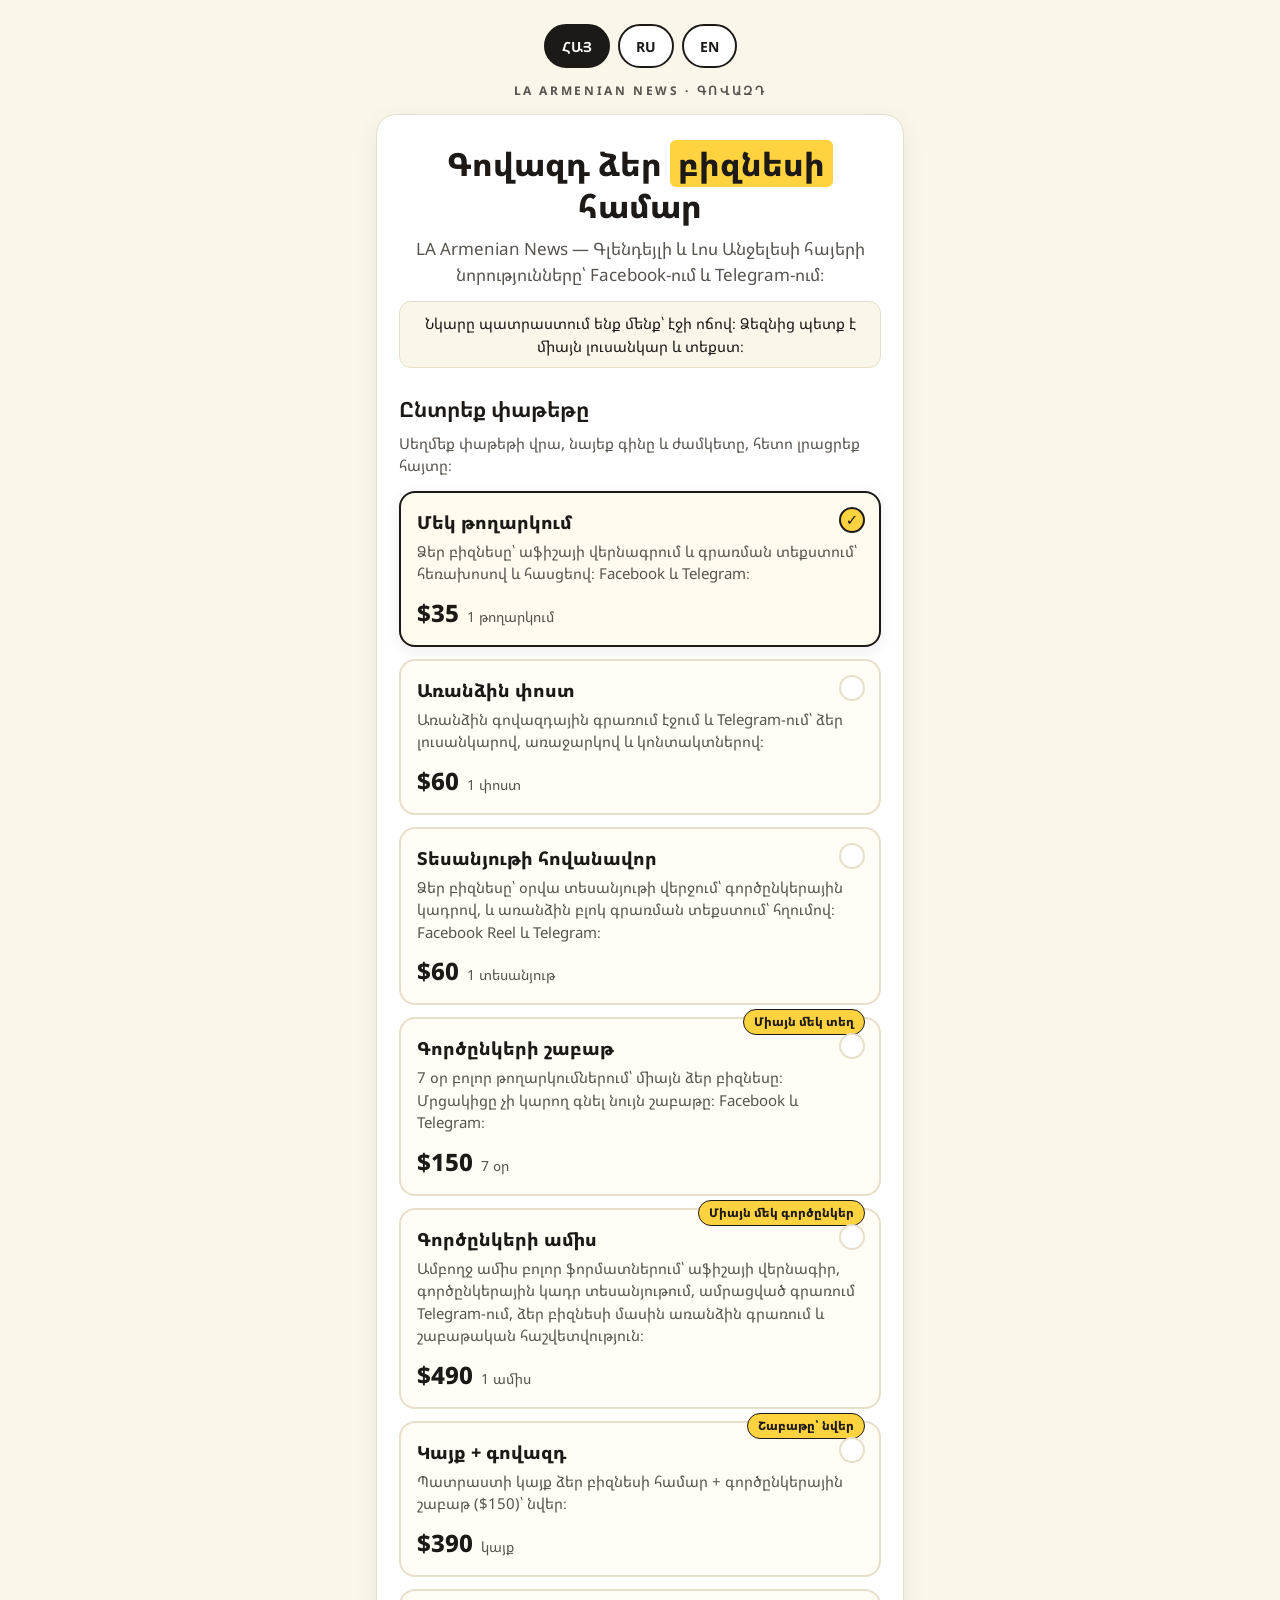
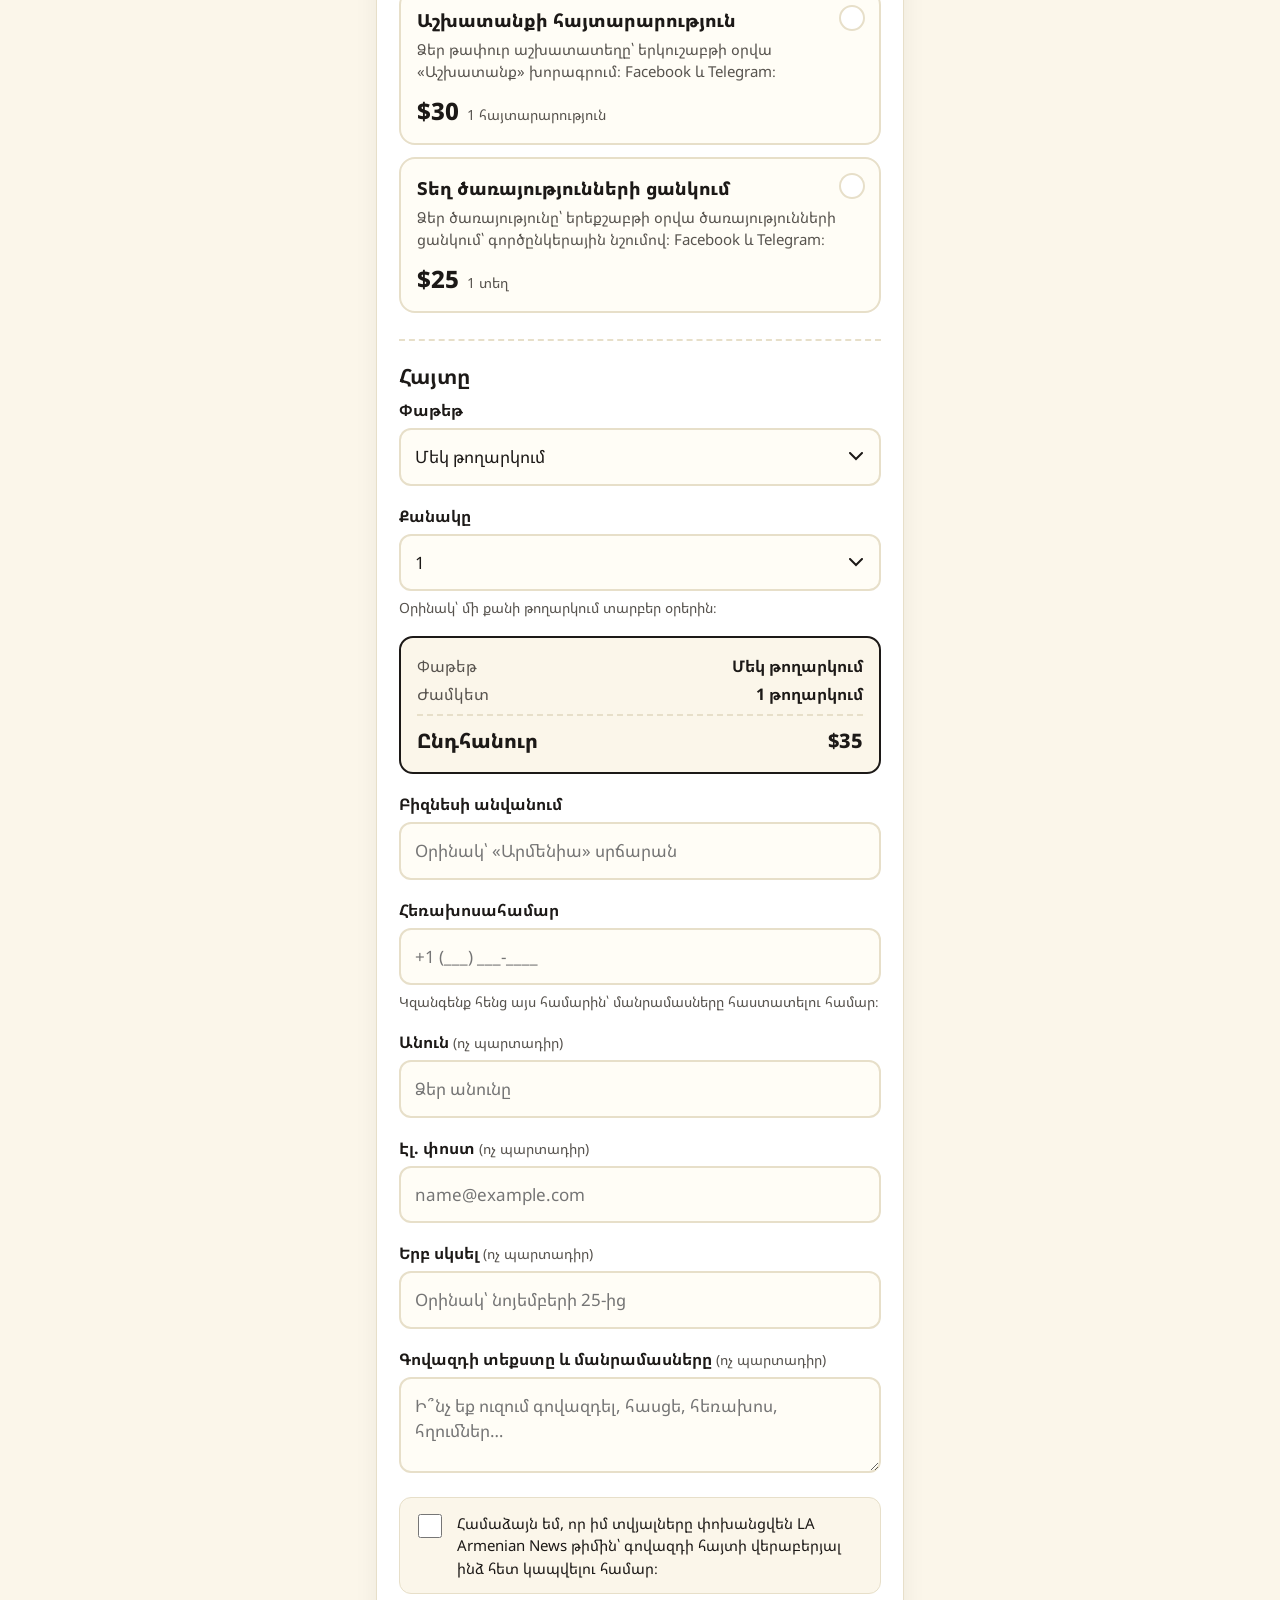
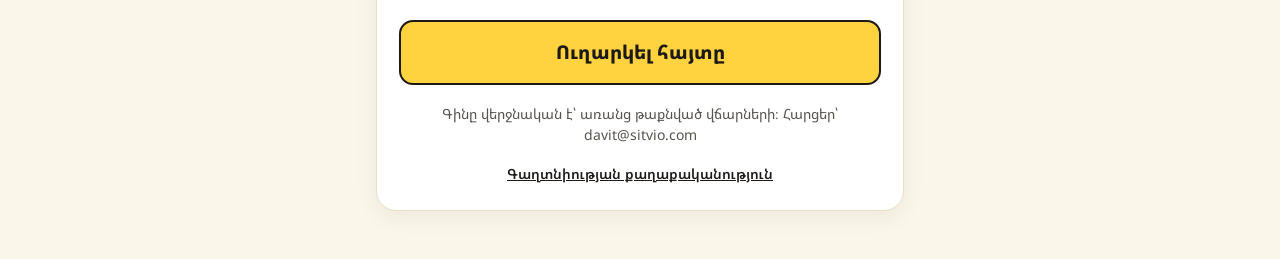
<file: govazd/index.html>
<!DOCTYPE html>
<html lang="hy">
<head>
<!-- Google tag (gtag.js) -->
<script async src="https://www.googletagmanager.com/gtag/js?id=G-GH97HNWM0C"></script>
<script>
  window.dataLayer = window.dataLayer || [];
  function gtag(){dataLayer.push(arguments);}
  gtag('js', new Date());

  gtag('config', 'G-GH97HNWM0C');
</script>
<script type="text/javascript">
    (function(c,l,a,r,i,t,y){
        c[a]=c[a]||function(){(c[a].q=c[a].q||[]).push(arguments)};
        t=l.createElement(r);t.async=1;t.src="https://www.clarity.ms/tag/"+i;
        y=l.getElementsByTagName(r)[0];y.parentNode.insertBefore(t,y);
    })(window, document, "clarity", "script", "zep40b1nwe");
</script>
<meta charset="UTF-8">
<meta name="viewport" content="width=device-width, initial-scale=1">
<title>Գովազդ — LA Armenian News</title>
<meta name="description" content="Գովազդ LA Armenian News-ում՝ Գլենդեյլի և Լոս Անջելեսի հայերի համար։ Փաթեթներ $25-ից։ Реклама в LA Armenian News для армян Глендейла и Лос-Анджелеса. Advertising in LA Armenian News — reach Armenians in Glendale & Los Angeles.">
<link rel="preconnect" href="https://fonts.googleapis.com">
<link rel="preconnect" href="https://fonts.gstatic.com" crossorigin>
<link href="https://fonts.googleapis.com/css2?family=Noto+Sans+Armenian:wght@400;600;700;800&family=Noto+Sans:wght@400;600;700;800&display=swap" rel="stylesheet">
<style>
  :root{
    --bg:#FBF6EA; --card:#FFFFFF; --ink:#1C1917; --muted:#57534E;
    --hl:#FFD23F; --line:#E7DFC9; --field:#FFFDF6;
  }
  *{box-sizing:border-box}
  html{-webkit-text-size-adjust:100%}
  body{
    margin:0; background:var(--bg); color:var(--ink);
    font-family:"Noto Sans Armenian","Noto Sans",system-ui,-apple-system,"Segoe UI",sans-serif;
    line-height:1.5;
  }
  .wrap{max-width:560px; margin:0 auto; padding:20px 16px 48px}
  .langbar{display:flex; gap:8px; justify-content:center; margin:4px 0 14px}
  .langbar button{
    font:inherit; font-weight:700; font-size:14px; cursor:pointer;
    padding:8px 16px; border-radius:999px; border:2px solid var(--ink);
    background:#fff; color:var(--ink); min-height:44px;
  }
  .langbar button.active{background:var(--ink); color:#fff}
  .brand{
    text-align:center; font-family:"Noto Sans",sans-serif; font-weight:700;
    letter-spacing:.22em; font-size:12px; color:var(--muted); margin:0 0 14px;
  }
  .card{
    background:var(--card); border:1px solid var(--line); border-radius:20px;
    padding:28px 22px 26px; box-shadow:0 6px 24px rgba(28,25,23,.06);
  }
  h1{font-size:32px; line-height:1.3; font-weight:800; margin:0 0 10px; text-align:center}
  h1 mark{background:var(--hl); color:inherit; padding:2px 8px; border-radius:6px; box-decoration-break:clone; -webkit-box-decoration-break:clone}
  .sub{text-align:center; color:var(--muted); font-size:17px; margin:0 0 8px}
  .imgnote{background:var(--bg); border:1px solid var(--line); border-radius:12px; padding:10px 14px; text-align:center; font-size:15px; margin:14px 0 4px}
  .stats{
    display:flex; gap:10px; justify-content:center; flex-wrap:wrap; margin:16px 0 4px;
  }
  .stat{
    background:var(--bg); border:1px solid var(--line); border-radius:12px;
    padding:10px 14px; text-align:center; min-width:140px;
  }
  .stat b{display:block; font-size:20px; font-weight:800}
  .stat span{font-size:13px; color:var(--muted)}
  h2.sec{font-size:21px; margin:26px 0 6px}
  .secsub{color:var(--muted); font-size:15px; margin:0 0 14px}
  .pkgs{display:grid; gap:12px}
  .pkg{
    position:relative; text-align:left; width:100%; font:inherit; cursor:pointer;
    background:var(--field); border:2px solid var(--line); border-radius:16px;
    padding:16px 16px 14px; color:var(--ink);
  }
  .pkg:active{transform:translateY(1px)}
  .pkg.sel{border-color:var(--ink); background:#FFFBEF; box-shadow:0 4px 16px rgba(28,25,23,.08)}
  .pkg .badge{
    position:absolute; top:-10px; right:14px; background:var(--hl); color:var(--ink);
    font-size:12px; font-weight:800; padding:3px 10px; border-radius:999px; border:1.5px solid var(--ink);
  }
  .pkg .pname{font-weight:800; font-size:18px; margin:0 40px 4px 0}
  .pkg .pdesc{font-size:15px; color:var(--muted); margin:0 0 10px}
  .pkg .prow{display:flex; align-items:baseline; gap:8px}
  .pkg .price{font-size:24px; font-weight:800}
  .pkg .per{font-size:14px; color:var(--muted)}
  .pkg .tick{
    position:absolute; top:14px; right:14px; width:26px; height:26px; border-radius:50%;
    border:2px solid var(--line); background:#fff; display:flex; align-items:center; justify-content:center;
    font-weight:800; font-size:15px; color:transparent;
  }
  .pkg.sel .tick{background:var(--hl); border-color:var(--ink); color:var(--ink)}
  form{border-top:2px dashed var(--line); padding-top:20px; margin-top:26px}
  .fld{margin-bottom:18px}
  label{display:block; font-weight:700; font-size:16px; margin-bottom:6px}
  label .opt{font-weight:400; color:var(--muted); font-size:14px}
  .hint{font-size:14px; color:var(--muted); margin:6px 0 0}
  input[type="tel"],input[type="text"],input[type="email"],select,textarea{
    width:100%; font:inherit; font-size:17px; color:var(--ink);
    background:var(--field); border:2px solid var(--line); border-radius:12px;
    padding:14px 14px; min-height:54px; appearance:none;
  }
  textarea{min-height:96px; resize:vertical}
  select{
    background-image:url("data:image/svg+xml;utf8,<svg xmlns='http://www.w3.org/2000/svg' width='14' height='9' viewBox='0 0 14 9'><path d='M1 1l6 6 6-6' fill='none' stroke='%231C1917' stroke-width='2' stroke-linecap='round'/></svg>");
    background-repeat:no-repeat; background-position:right 16px center; padding-right:42px;
  }
  input:focus,select:focus,textarea:focus{outline:none; border-color:var(--ink)}
  .summary{
    background:var(--bg); border:2px solid var(--ink); border-radius:14px; padding:16px;
    margin-bottom:18px;
  }
  .summary .srow{display:flex; justify-content:space-between; gap:12px; font-size:16px; margin-bottom:4px}
  .summary .srow span:first-child{color:var(--muted)}
  .summary .stotal{display:flex; justify-content:space-between; gap:12px; font-size:20px; font-weight:800; border-top:2px dashed var(--line); padding-top:10px; margin-top:8px}
  .consent{
    display:flex; gap:12px; align-items:flex-start;
    background:var(--bg); border:1px solid var(--line); border-radius:12px; padding:14px;
  }
  .consent input[type="checkbox"]{width:24px; height:24px; flex:0 0 auto; margin-top:2px; accent-color:var(--ink)}
  .consent span{font-size:15px; font-weight:400}
  .submit{
    width:100%; font:inherit; font-weight:800; font-size:19px; cursor:pointer;
    background:var(--hl); color:var(--ink); border:2px solid var(--ink); border-radius:14px;
    padding:16px; min-height:60px; margin-top:20px;
  }
  .submit:active{transform:translateY(1px)}
  .small{font-size:14px; color:var(--muted); text-align:center; margin:18px 0 0}
  .small a{color:var(--ink); font-weight:600}
</style>
</head>
<body>
<div class="wrap">
  <div class="langbar" role="group" aria-label="Language / Լեզու">
    <button type="button" data-setlang="hy">ՀԱՅ</button>
    <button type="button" data-setlang="ru">RU</button>
    <button type="button" data-setlang="en">EN</button>
  </div>

  <p class="brand">LA ARMENIAN NEWS · ԳՈՎԱԶԴ</p>

  <div class="card">
    <h1><span data-i18n="headPre"></span><mark data-i18n="headHl"></mark><span data-i18n="headPost"></span></h1>
    <p class="sub" data-i18n="subline"></p>
    <p class="imgnote" data-i18n="imgnote"></p>



    <h2 class="sec" data-i18n="pkgsTitle"></h2>
    <p class="secsub" data-i18n="pkgsSub"></p>

    <div class="pkgs" id="pkgs">
      <button type="button" class="pkg" data-pkg="afisha">
        <span class="tick">✓</span>
        <p class="pname" data-i18n="pkg_afisha_name"></p>
        <p class="pdesc" data-i18n="pkg_afisha_desc"></p>
        <div class="prow"><span class="price">$35</span><span class="per" data-i18n="pkg_afisha_per"></span></div>
      </button>

      <button type="button" class="pkg" data-pkg="post">
        <span class="tick">✓</span>
        <p class="pname" data-i18n="pkg_post_name"></p>
        <p class="pdesc" data-i18n="pkg_post_desc"></p>
        <div class="prow"><span class="price">$60</span><span class="per" data-i18n="pkg_post_per"></span></div>
      </button>

      <button type="button" class="pkg" data-pkg="video">
        <span class="tick">✓</span>
        <p class="pname" data-i18n="pkg_video_name"></p>
        <p class="pdesc" data-i18n="pkg_video_desc"></p>
        <div class="prow"><span class="price">$60</span><span class="per" data-i18n="pkg_video_per"></span></div>
      </button>

      <button type="button" class="pkg" data-pkg="week">
        <span class="badge" data-i18n="badge_one"></span>
        <span class="tick">✓</span>
        <p class="pname" data-i18n="pkg_week_name"></p>
        <p class="pdesc" data-i18n="pkg_week_desc"></p>
        <div class="prow"><span class="price">$150</span><span class="per" data-i18n="pkg_week_per"></span></div>
      </button>

      <button type="button" class="pkg" data-pkg="month">
        <span class="badge" data-i18n="badge_partner"></span>
        <span class="tick">✓</span>
        <p class="pname" data-i18n="pkg_month_name"></p>
        <p class="pdesc" data-i18n="pkg_month_desc"></p>
        <div class="prow"><span class="price">$490</span><span class="per" data-i18n="pkg_month_per"></span></div>
      </button>

      <button type="button" class="pkg" data-pkg="website">
        <span class="badge" data-i18n="badge_gift"></span>
        <span class="tick">✓</span>
        <p class="pname" data-i18n="pkg_website_name"></p>
        <p class="pdesc" data-i18n="pkg_website_desc"></p>
        <div class="prow"><span class="price">$390</span><span class="per" data-i18n="pkg_website_per"></span></div>
      </button>

      <button type="button" class="pkg" data-pkg="job">
        <span class="tick">✓</span>
        <p class="pname" data-i18n="pkg_job_name"></p>
        <p class="pdesc" data-i18n="pkg_job_desc"></p>
        <div class="prow"><span class="price">$30</span><span class="per" data-i18n="pkg_job_per"></span></div>
      </button>

      <button type="button" class="pkg" data-pkg="list">
        <span class="tick">✓</span>
        <p class="pname" data-i18n="pkg_list_name"></p>
        <p class="pdesc" data-i18n="pkg_list_desc"></p>
        <div class="prow"><span class="price">$25</span><span class="per" data-i18n="pkg_list_per"></span></div>
      </button>
    </div>

    <form action="https://api.web3forms.com/submit" method="POST" id="adform">
      <input type="hidden" name="access_key" value="4f626baf-21dc-4ed3-96f0-dc7cba69186a">
      <input type="hidden" name="subject" value="Նոր գովազդի հայտ — govazd.sitvio.com">
      <input type="hidden" name="from_name" value="govazd.sitvio.com">
      <input type="hidden" name="redirect" value="https://sitvio.com/govazd/thanks.html">
      <input type="hidden" name="total_usd" id="f_total" value="">
      <input type="checkbox" name="botcheck" style="display: none;">

      <h2 class="sec" data-i18n="formTitle" style="margin-top:0"></h2>

      <div class="fld">
        <label for="package" data-i18n="labelPackage"></label>
        <select id="package" name="package" required>
          <option value="Մեկ թողարկում (աֆիշա) — $35" data-pkg="afisha" data-i18n="pkg_afisha_name"></option>
          <option value="Առանձին փոստ — $60" data-pkg="post" data-i18n="pkg_post_name"></option>
          <option value="Տեսանյութի հովանավոր — $60" data-pkg="video" data-i18n="pkg_video_name"></option>
          <option value="Գործընկերի շաբաթ — $150" data-pkg="week" data-i18n="pkg_week_name"></option>
          <option value="Գործընկերի ամիս — $490" data-pkg="month" data-i18n="pkg_month_name"></option>
          <option value="Կայք + գովազդ — $390" data-pkg="website" data-i18n="pkg_website_name"></option>
          <option value="Աշխատանքի հայտարարություն — $30" data-pkg="job" data-i18n="pkg_job_name"></option>
          <option value="Տեղ ծառայությունների ցանկում — $25" data-pkg="list" data-i18n="pkg_list_name"></option>
        </select>
      </div>

      <div class="fld" id="qtyfld">
        <label for="quantity" data-i18n="labelQty"></label>
        <select id="quantity" name="quantity">
          <option value="1">1</option>
          <option value="2">2</option>
          <option value="3">3</option>
          <option value="4">4</option>
        </select>
        <p class="hint" data-i18n="qtyHint"></p>
      </div>

      <div class="summary" aria-live="polite">
        <div class="srow"><span data-i18n="sumPkg"></span><b id="sum_name"></b></div>
        <div class="srow"><span data-i18n="sumDur"></span><b id="sum_dur"></b></div>
        <div class="stotal"><span data-i18n="sumTotal"></span><span id="sum_total"></span></div>
      </div>

      <div class="fld">
        <label for="business" data-i18n="labelBusiness"></label>
        <input type="text" id="business" name="business" required autocomplete="organization" data-i18n-ph="businessPh">
      </div>

      <div class="fld">
        <label for="phone" data-i18n="labelPhone"></label>
        <input type="tel" id="phone" name="phone" required autocomplete="tel" inputmode="tel" placeholder="+1 (___) ___-____">
        <p class="hint" data-i18n="phoneHint"></p>
      </div>

      <div class="fld">
        <label for="name"><span data-i18n="labelName"></span> <span class="opt">(</span><span class="opt" data-i18n="optional"></span><span class="opt">)</span></label>
        <input type="text" id="name" name="name" autocomplete="name" data-i18n-ph="namePh">
      </div>

      <div class="fld">
        <label for="email"><span data-i18n="labelEmail"></span> <span class="opt">(</span><span class="opt" data-i18n="optional"></span><span class="opt">)</span></label>
        <input type="email" id="email" name="email" autocomplete="email" placeholder="name@example.com">
      </div>

      <div class="fld">
        <label for="start"><span data-i18n="labelStart"></span> <span class="opt">(</span><span class="opt" data-i18n="optional"></span><span class="opt">)</span></label>
        <input type="text" id="start" name="start" data-i18n-ph="startPh">
      </div>

      <div class="fld">
        <label for="message"><span data-i18n="labelMessage"></span> <span class="opt">(</span><span class="opt" data-i18n="optional"></span><span class="opt">)</span></label>
        <textarea id="message" name="message" data-i18n-ph="messagePh"></textarea>
      </div>

      <label class="consent">
        <input type="checkbox" name="consent" value="yes" required>
        <span data-i18n="consent"></span>
      </label>

      <button type="submit" class="submit" data-i18n="submit"></button>
    </form>

    <p class="small" data-i18n="smallPrint"></p>
    <p class="small"><a href="privacy.html" data-i18n="privacyLink"></a></p>
  </div>
</div>

<script>
var PACKAGES = {
  afisha:  {price:35,  qty:true,  nameKey:"pkg_afisha_name",  perKey:"pkg_afisha_per"},
  post:    {price:60,  qty:true,  nameKey:"pkg_post_name",    perKey:"pkg_post_per"},
  video:   {price:60,  qty:true,  nameKey:"pkg_video_name",   perKey:"pkg_video_per"},
  week:    {price:150, qty:false, nameKey:"pkg_week_name",    perKey:"pkg_week_per"},
  month:   {price:490, qty:false, nameKey:"pkg_month_name",   perKey:"pkg_month_per"},
  website: {price:390, qty:false, nameKey:"pkg_website_name", perKey:"pkg_website_per"},
  job:     {price:30,  qty:true,  nameKey:"pkg_job_name",     perKey:"pkg_job_per"},
  list:    {price:25,  qty:true,  nameKey:"pkg_list_name",    perKey:"pkg_list_per"}
};
var curPkg = "afisha";
var curLang = "hy";

var I18N = {
  hy: {
    pageTitle: "Գովազդ — LA Armenian News",
    headPre: "Գովազդ ձեր ", headHl: "բիզնեսի", headPost: " համար",
    subline: "LA Armenian News — Գլենդեյլի և Լոս Անջելեսի հայերի նորությունները՝ Facebook-ում և Telegram-ում։",
    imgnote: "Նկարը պատրաստում ենք մենք՝ էջի ոճով։ Ձեզնից պետք է միայն լուսանկար և տեքստ։",

    pkgsTitle: "Ընտրեք փաթեթը",
    pkgsSub: "Սեղմեք փաթեթի վրա, նայեք գինը և ժամկետը, հետո լրացրեք հայտը։",
    badge_one: "Միայն մեկ տեղ", badge_partner: "Միայն մեկ գործընկեր", badge_gift: "Շաբաթը՝ նվեր",
    pkg_afisha_name: "Մեկ թողարկում",
    pkg_afisha_desc: "Ձեր բիզնեսը՝ աֆիշայի վերնագրում և գրառման տեքստում՝ հեռախոսով և հասցեով։ Facebook և Telegram։",
    pkg_afisha_per: "1 թողարկում",
    pkg_post_name: "Առանձին փոստ",
    pkg_post_desc: "Առանձին գովազդային գրառում էջում և Telegram-ում՝ ձեր լուսանկարով, առաջարկով և կոնտակտներով։",
    pkg_post_per: "1 փոստ",
    pkg_video_name: "Տեսանյութի հովանավոր",
    pkg_video_desc: "Ձեր բիզնեսը՝ օրվա տեսանյութի վերջում՝ գործընկերային կադրով, և առանձին բլոկ գրառման տեքստում՝ հղումով։ Facebook Reel և Telegram։",
    pkg_video_per: "1 տեսանյութ",
    pkg_week_name: "Գործընկերի շաբաթ",
    pkg_week_desc: "7 օր բոլոր թողարկումներում՝ միայն ձեր բիզնեսը։ Մրցակիցը չի կարող գնել նույն շաբաթը։ Facebook և Telegram։",
    pkg_week_per: "7 օր",
    pkg_month_name: "Գործընկերի ամիս",
    pkg_month_desc: "Ամբողջ ամիս բոլոր ֆորմատներում՝ աֆիշայի վերնագիր, գործընկերային կադր տեսանյութում, ամրացված գրառում Telegram-ում, ձեր բիզնեսի մասին առանձին գրառում և շաբաթական հաշվետվություն։",
    pkg_month_per: "1 ամիս",
    pkg_website_name: "Կայք + գովազդ",
    pkg_website_desc: "Պատրաստի կայք ձեր բիզնեսի համար + գործընկերային շաբաթ ($150)՝ նվեր։",
    pkg_website_per: "կայք",
    pkg_job_name: "Աշխատանքի հայտարարություն",
    pkg_job_desc: "Ձեր թափուր աշխատատեղը՝ երկուշաբթի օրվա «Աշխատանք» խորագրում։ Facebook և Telegram։",
    pkg_job_per: "1 հայտարարություն",
    pkg_list_name: "Տեղ ծառայությունների ցանկում",
    pkg_list_desc: "Ձեր ծառայությունը՝ երեքշաբթի օրվա ծառայությունների ցանկում՝ գործընկերային նշումով։ Facebook և Telegram։",
    pkg_list_per: "1 տեղ",
    formTitle: "Հայտը",
    labelPackage: "Փաթեթ",
    labelQty: "Քանակը",
    qtyHint: "Օրինակ՝ մի քանի թողարկում տարբեր օրերին։",
    sumPkg: "Փաթեթ", sumDur: "Ժամկետ", sumTotal: "Ընդհանուր",
    labelBusiness: "Բիզնեսի անվանում", businessPh: "Օրինակ՝ «Արմենիա» սրճարան",
    labelPhone: "Հեռախոսահամար",
    phoneHint: "Կզանգենք հենց այս համարին՝ մանրամասները հաստատելու համար։",
    labelName: "Անուն", optional: "ոչ պարտադիր", namePh: "Ձեր անունը",
    labelEmail: "Էլ. փոստ",
    labelStart: "Երբ սկսել", startPh: "Օրինակ՝ նոյեմբերի 25-ից",
    labelMessage: "Գովազդի տեքստը և մանրամասները",
    messagePh: "Ի՞նչ եք ուզում գովազդել, հասցե, հեռախոս, հղումներ…",
    consent: "Համաձայն եմ, որ իմ տվյալները փոխանցվեն LA Armenian News թիմին՝ գովազդի հայտի վերաբերյալ ինձ հետ կապվելու համար։",
    submit: "Ուղարկել հայտը",
    smallPrint: "Գինը վերջնական է՝ առանց թաքնված վճարների։ Հարցեր՝ davit@sitvio.com",
    privacyLink: "Գաղտնիության քաղաքականություն"
  },
  ru: {
    pageTitle: "Реклама — LA Armenian News",
    headPre: "Реклама для вашего ", headHl: "бизнеса", headPost: "",
    subline: "LA Armenian News — новости для армян Глендейла и Лос-Анджелеса: Facebook и Telegram.",
    imgnote: "Картинку делаем мы — в стиле страницы. От вас нужны только фото и текст.",

    pkgsTitle: "Выберите пакет",
    pkgsSub: "Нажмите на пакет, посмотрите цену и срок, затем заполните заявку.",
    badge_one: "Только одно место", badge_partner: "Только один партнёр", badge_gift: "Неделя в подарок",
    pkg_afisha_name: "Один выпуск",
    pkg_afisha_desc: "Ваш бизнес — в шапке афиши и в тексте поста, с телефоном и адресом. Facebook и Telegram.",
    pkg_afisha_per: "1 выпуск",
    pkg_post_name: "Отдельный пост",
    pkg_post_desc: "Отдельный рекламный пост на странице и в Telegram: ваше фото, предложение и контакты.",
    pkg_post_per: "1 пост",
    pkg_video_name: "Спонсор видео",
    pkg_video_desc: "Ваш бизнес — в конце видео дня партнёрским кадром и отдельным блоком со ссылкой в тексте поста. Facebook Reel и Telegram.",
    pkg_video_per: "1 видео",
    pkg_week_name: "Партнёрская неделя",
    pkg_week_desc: "7 дней во всех выпусках — только ваш бизнес. Конкурент не может купить ту же неделю. Facebook и Telegram.",
    pkg_week_per: "7 дней",
    pkg_month_name: "Партнёрский месяц",
    pkg_month_desc: "Весь месяц во всех форматах: шапка афиши, партнёрский кадр в видео, закреплённый пост в Telegram, отдельный пост о вашем бизнесе и еженедельный отчёт.",
    pkg_month_per: "1 месяц",
    pkg_website_name: "Сайт + реклама",
    pkg_website_desc: "Готовый сайт для вашего бизнеса + партнёрская неделя ($150) в подарок.",
    pkg_website_per: "сайт",
    pkg_job_name: "Объявление о работе",
    pkg_job_desc: "Ваша вакансия — в понедельничной рубрике «Работа». Facebook и Telegram.",
    pkg_job_per: "1 объявление",
    pkg_list_name: "Место в списке услуг",
    pkg_list_desc: "Ваша услуга — во вторничном списке услуг с партнёрской отметкой. Facebook и Telegram.",
    pkg_list_per: "1 место",
    formTitle: "Заявка",
    labelPackage: "Пакет",
    labelQty: "Количество",
    qtyHint: "Например, несколько выпусков в разные дни.",
    sumPkg: "Пакет", sumDur: "Срок", sumTotal: "Итого",
    labelBusiness: "Название бизнеса", businessPh: "Например: кафе «Армения»",
    labelPhone: "Номер телефона",
    phoneHint: "Перезвоним именно на этот номер, чтобы подтвердить детали.",
    labelName: "Имя", optional: "необязательно", namePh: "Ваше имя",
    labelEmail: "Эл. почта",
    labelStart: "Когда начать", startPh: "Например: с 25 ноября",
    labelMessage: "Текст рекламы и детали",
    messagePh: "Что рекламируем, адрес, телефон, ссылки…",
    consent: "Согласен(на), чтобы мои данные передали команде LA Armenian News, которая свяжется со мной по заявке на рекламу.",
    submit: "Отправить заявку",
    smallPrint: "Цена окончательная, без скрытых платежей. Вопросы: davit@sitvio.com",
    privacyLink: "Политика конфиденциальности"
  },
  en: {
    pageTitle: "Advertising — LA Armenian News",
    headPre: "Advertising for your ", headHl: "business", headPost: "",
    subline: "LA Armenian News — news for Armenians in Glendale & Los Angeles, on Facebook and Telegram.",
    imgnote: "We create the image ourselves, in the page's style. All we need from you is a photo and your text.",

    pkgsTitle: "Choose a package",
    pkgsSub: "Tap a package, see the price and duration, then send the request.",
    badge_one: "Only one spot", badge_partner: "Only one partner", badge_gift: "Free week included",
    pkg_afisha_name: "One afisha issue",
    pkg_afisha_desc: "Your business in the afisha header and the post text, with phone and address. Facebook and Telegram.",
    pkg_afisha_per: "1 issue",
    pkg_post_name: "Dedicated post",
    pkg_post_desc: "A dedicated advertising post on the page and on Telegram: your photo, offer and contacts.",
    pkg_post_per: "1 post",
    pkg_video_name: "Video sponsor",
    pkg_video_desc: "Your business at the end of the day's video as a partner frame, plus a separate block with a link in the post text. Facebook Reel and Telegram.",
    pkg_video_per: "1 video",
    pkg_week_name: "Partner week",
    pkg_week_desc: "7 days in every issue — only your business. A competitor cannot buy the same week. Facebook and Telegram.",
    pkg_week_per: "7 days",
    pkg_month_name: "Partner month",
    pkg_month_desc: "A full month in every format: afisha header, partner frame in videos, a pinned Telegram post, a dedicated post about your business and a weekly report.",
    pkg_month_per: "1 month",
    pkg_website_name: "Website + advertising",
    pkg_website_desc: "A ready website for your business plus a partner week ($150) as a gift.",
    pkg_website_per: "website",
    pkg_job_name: "Job listing",
    pkg_job_desc: "Your vacancy in Monday's “Jobs” rubric. Facebook and Telegram.",
    pkg_job_per: "1 listing",
    pkg_list_name: "Spot in the services list",
    pkg_list_desc: "Your service in Tuesday's services list with a partner mark. Facebook and Telegram.",
    pkg_list_per: "1 spot",
    formTitle: "Request",
    labelPackage: "Package",
    labelQty: "Quantity",
    qtyHint: "For example, several issues on different days.",
    sumPkg: "Package", sumDur: "Duration", sumTotal: "Total",
    labelBusiness: "Business name", businessPh: "E.g.: Armenia Café",
    labelPhone: "Phone number",
    phoneHint: "We will call this exact number to confirm the details.",
    labelName: "Name", optional: "optional", namePh: "Your name",
    labelEmail: "Email",
    labelStart: "When to start", startPh: "E.g.: from November 25",
    labelMessage: "Ad text and details",
    messagePh: "What to advertise, address, phone, links…",
    consent: "I agree that my details will be shared with the LA Armenian News team, who will contact me about my advertising request.",
    submit: "Send request",
    smallPrint: "The price is final — no hidden fees. Questions: davit@sitvio.com",
    privacyLink: "Privacy policy"
  }
};

function updateSummary(){
  var p = PACKAGES[curPkg];
  var d = I18N[curLang];
  var qsel = document.getElementById("quantity");
  var q = p.qty ? parseInt(qsel.value, 10) : 1;
  if(!p.qty) qsel.value = "1";
  document.getElementById("qtyfld").style.display = p.qty ? "" : "none";
  document.getElementById("sum_name").textContent = d[p.nameKey];
  var dur = d[p.perKey];
  if(p.qty && q > 1) dur = dur + " × " + q;
  document.getElementById("sum_dur").textContent = dur;
  var total = p.price * q;
  document.getElementById("sum_total").textContent = "$" + total;
  document.getElementById("f_total").value = total;
}

function selectPkg(id, scroll){
  if(!PACKAGES[id]) id = "afisha";
  curPkg = id;
  var cards = document.querySelectorAll(".pkg");
  for(var i = 0; i < cards.length; i++){
    cards[i].classList.toggle("sel", cards[i].getAttribute("data-pkg") === id);
  }
  var sel = document.getElementById("package");
  for(var j = 0; j < sel.options.length; j++){
    if(sel.options[j].getAttribute("data-pkg") === id){ sel.selectedIndex = j; break; }
  }
  updateSummary();
  if(scroll){
    document.getElementById("adform").scrollIntoView({behavior:"smooth", block:"start"});
  }
}

function applyLang(lang){
  if(!I18N[lang]) lang = "hy";
  curLang = lang;
  var d = I18N[lang];
  document.documentElement.lang = lang;
  document.title = d.pageTitle;
  var els = document.querySelectorAll("[data-i18n]");
  for(var i = 0; i < els.length; i++){
    var k = els[i].getAttribute("data-i18n");
    if(d[k] !== undefined) els[i].textContent = d[k];
  }
  var phs = document.querySelectorAll("[data-i18n-ph]");
  for(var j = 0; j < phs.length; j++){
    var pk = phs[j].getAttribute("data-i18n-ph");
    if(d[pk] !== undefined) phs[j].setAttribute("placeholder", d[pk]);
  }
  var btns = document.querySelectorAll("[data-setlang]");
  for(var b = 0; b < btns.length; b++){
    btns[b].classList.toggle("active", btns[b].getAttribute("data-setlang") === lang);
  }
  try{ localStorage.setItem("forma-lang", lang); }catch(e){}
  updateSummary();
}

var saved = "hy";
try{ saved = localStorage.getItem("forma-lang") || "hy"; }catch(e){}
applyLang(saved);
selectPkg("afisha", false);

var pkgBtns = document.querySelectorAll(".pkg");
for(var x = 0; x < pkgBtns.length; x++){
  pkgBtns[x].addEventListener("click", function(){
    selectPkg(this.getAttribute("data-pkg"), false);
  });
}
document.getElementById("package").addEventListener("change", function(){
  var opt = this.options[this.selectedIndex];
  selectPkg(opt.getAttribute("data-pkg"), false);
});
document.getElementById("quantity").addEventListener("change", updateSummary);

var langBtns = document.querySelectorAll("[data-setlang]");
for(var y = 0; y < langBtns.length; y++){
  langBtns[y].addEventListener("click", function(){
    applyLang(this.getAttribute("data-setlang"));
  });
}
</script>
</body>
</html>
</file>
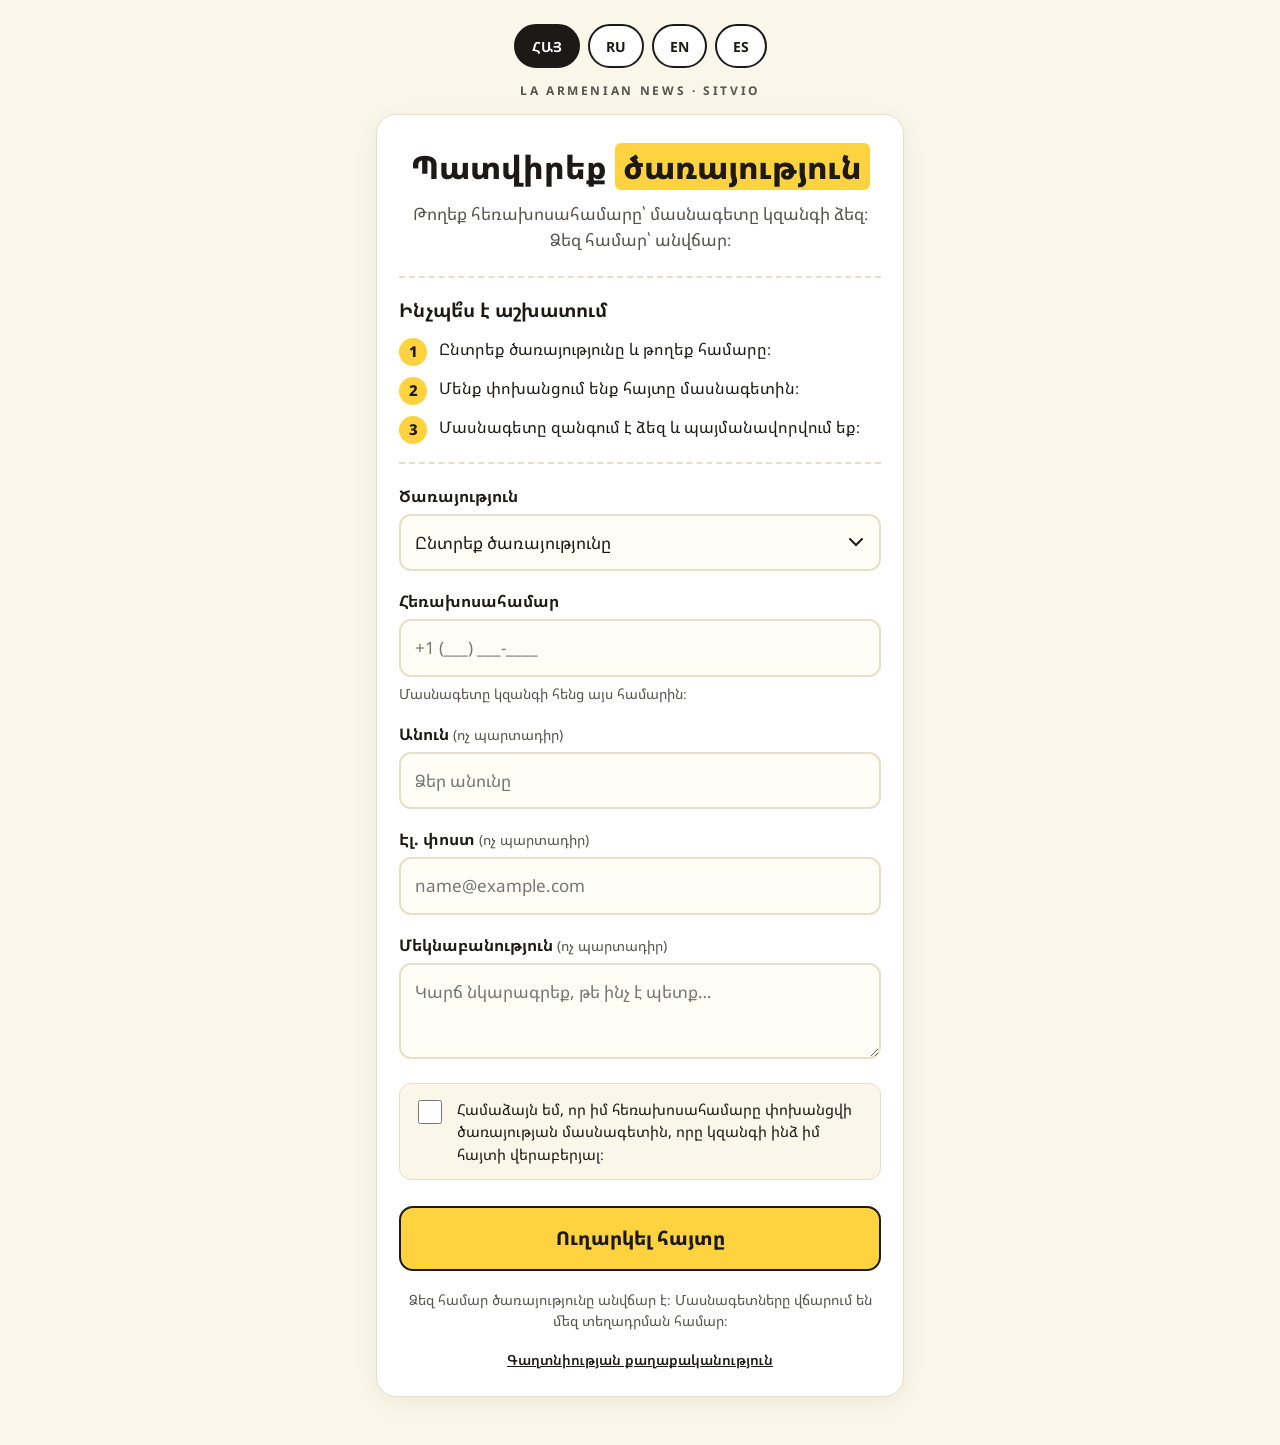
<file: hayt/index.html>
<!DOCTYPE html>
<html lang="hy">
<head>
<!-- Google tag (gtag.js) -->
<script async src="https://www.googletagmanager.com/gtag/js?id=G-GH97HNWM0C"></script>
<script>
  window.dataLayer = window.dataLayer || [];
  function gtag(){dataLayer.push(arguments);}
  gtag('js', new Date());

  gtag('config', 'G-GH97HNWM0C');
</script>
<script type="text/javascript">
    (function(c,l,a,r,i,t,y){
        c[a]=c[a]||function(){(c[a].q=c[a].q||[]).push(arguments)};
        t=l.createElement(r);t.async=1;t.src="https://www.clarity.ms/tag/"+i;
        y=l.getElementsByTagName(r)[0];y.parentNode.insertBefore(t,y);
    })(window, document, "clarity", "script", "zep40b1nwe");
</script>
<meta charset="UTF-8">
<meta name="viewport" content="width=device-width, initial-scale=1">
<title>Պատվիրեք ծառայություն — LA Armenian News · Sitvio</title>
<meta name="description" content="Թողեք հեռախոսահամարը՝ մասնագետը կզանգի ձեզ։ Ձեզ համար՝ անվճար։ Оставьте номер телефона — специалист перезвонит вам. Бесплатно для вас.">
<link rel="preconnect" href="https://fonts.googleapis.com">
<link rel="preconnect" href="https://fonts.gstatic.com" crossorigin>
<link href="https://fonts.googleapis.com/css2?family=Noto+Sans+Armenian:wght@400;600;700;800&family=Noto+Sans:wght@400;600;700;800&display=swap" rel="stylesheet">
<style>
  :root{
    --bg:#FBF6EA; --card:#FFFFFF; --ink:#1C1917; --muted:#57534E;
    --hl:#FFD23F; --line:#E7DFC9; --field:#FFFDF6;
  }
  *{box-sizing:border-box}
  html{-webkit-text-size-adjust:100%}
  body{
    margin:0; background:var(--bg); color:var(--ink);
    font-family:"Noto Sans Armenian","Noto Sans",system-ui,-apple-system,"Segoe UI",sans-serif;
    line-height:1.5;
  }
  .wrap{max-width:560px; margin:0 auto; padding:20px 16px 48px}
  .langbar{display:flex; gap:8px; justify-content:center; margin:4px 0 14px}
  .langbar button{
    font:inherit; font-weight:700; font-size:14px; cursor:pointer;
    padding:8px 16px; border-radius:999px; border:2px solid var(--ink);
    background:#fff; color:var(--ink); min-height:44px;
  }
  .langbar button.active{background:var(--ink); color:#fff}
  .brand{
    text-align:center; font-family:"Noto Sans",sans-serif; font-weight:700;
    letter-spacing:.22em; font-size:12px; color:var(--muted); margin:0 0 14px;
  }
  .card{
    background:var(--card); border:1px solid var(--line); border-radius:20px;
    padding:28px 22px 26px; box-shadow:0 6px 24px rgba(28,25,23,.06);
  }
  h1{font-size:32px; line-height:1.5; font-weight:800; margin:0 0 10px; text-align:center}
  h1 mark{background:var(--hl); color:inherit; padding:2px 8px; border-radius:6px; box-decoration-break:clone; -webkit-box-decoration-break:clone}
  .sub{text-align:center; color:var(--muted); font-size:17px; margin:0 0 24px}
  .how{border-top:2px dashed var(--line); padding-top:18px; margin-bottom:8px}
  .how h2{font-size:19px; margin:0 0 12px}
  .how ol{list-style:none; margin:0; padding:0; display:grid; gap:10px}
  .how li{display:flex; gap:12px; align-items:flex-start; font-size:16px}
  .num{
    flex:0 0 auto; width:28px; height:28px; border-radius:50%;
    background:var(--hl); color:var(--ink); font-weight:800;
    display:flex; align-items:center; justify-content:center; font-size:15px; margin-top:1px;
  }
  form{border-top:2px dashed var(--line); padding-top:20px; margin-top:18px}
  .fld{margin-bottom:18px}
  label{display:block; font-weight:700; font-size:16px; margin-bottom:6px}
  label .opt{font-weight:400; color:var(--muted); font-size:14px}
  .hint{font-size:14px; color:var(--muted); margin:6px 0 0}
  input[type="tel"],input[type="text"],input[type="email"],select,textarea{
    width:100%; font:inherit; font-size:17px; color:var(--ink);
    background:var(--field); border:2px solid var(--line); border-radius:12px;
    padding:14px 14px; min-height:54px; appearance:none;
  }
  textarea{min-height:96px; resize:vertical}
  select{
    background-image:url("data:image/svg+xml;utf8,<svg xmlns='http://www.w3.org/2000/svg' width='14' height='9' viewBox='0 0 14 9'><path d='M1 1l6 6 6-6' fill='none' stroke='%231C1917' stroke-width='2' stroke-linecap='round'/></svg>");
    background-repeat:no-repeat; background-position:right 16px center; padding-right:42px;
  }
  input:focus,select:focus,textarea:focus{outline:none; border-color:var(--ink)}
  .consent{
    display:flex; gap:12px; align-items:flex-start;
    background:var(--bg); border:1px solid var(--line); border-radius:12px; padding:14px;
  }
  .consent input[type="checkbox"]{width:24px; height:24px; flex:0 0 auto; margin-top:2px; accent-color:var(--ink)}
  .consent span{font-size:15px; font-weight:400}
  .submit{
    width:100%; font:inherit; font-weight:800; font-size:19px; cursor:pointer;
    background:var(--hl); color:var(--ink); border:2px solid var(--ink); border-radius:14px;
    padding:16px; min-height:60px; margin-top:20px;
  }
  .submit:active{transform:translateY(1px)}
  .small{font-size:14px; color:var(--muted); text-align:center; margin:18px 0 0}
  .small a{color:var(--ink); font-weight:600}
</style>
</head>
<body>
<div class="wrap">
  <div class="langbar" role="group" aria-label="Language / Լեզու">
    <button type="button" data-setlang="hy">ՀԱՅ</button>
    <button type="button" data-setlang="ru">RU</button>
    <button type="button" data-setlang="en">EN</button>
    <button type="button" data-setlang="es">ES</button>
  </div>

  <p class="brand">LA ARMENIAN NEWS · SITVIO</p>

  <div class="card">
    <h1><span data-i18n="headPre"></span><mark data-i18n="headHl"></mark><span data-i18n="headPost"></span></h1>
    <p class="sub" data-i18n="subline"></p>

    <div class="how">
      <h2 data-i18n="howTitle"></h2>
      <ol>
        <li><span class="num">1</span><span data-i18n="step1"></span></li>
        <li><span class="num">2</span><span data-i18n="step2"></span></li>
        <li><span class="num">3</span><span data-i18n="step3"></span></li>
      </ol>
    </div>

    <form action="https://api.web3forms.com/submit" method="POST">
      <input type="hidden" name="access_key" value="4f626baf-21dc-4ed3-96f0-dc7cba69186a">
      <input type="hidden" name="subject" value="Նոր հայտ — hayt.sitvio.com">
      <input type="hidden" name="from_name" value="hayt.sitvio.com">
      <input type="hidden" name="redirect" value="https://sitvio.com/hayt/thanks.html">
      <input type="checkbox" name="botcheck" style="display: none;">

      <div class="fld">
        <label for="service" data-i18n="labelService"></label>
        <select id="service" name="service" required>
          <option value="" disabled selected data-i18n="selectPh"></option>
          <option value="Պարկետի տեղադրում" data-i18n="svc10"></option>
          <option value="Սալիկների տեղադրում" data-i18n="svc11"></option>
          <option value="Կայքերի ստեղծում" data-i18n="svc14"></option>
        </select>
      </div>

      <div class="fld">
        <label for="phone" data-i18n="labelPhone"></label>
        <input type="tel" id="phone" name="phone" required autocomplete="tel" inputmode="tel" placeholder="+1 (___) ___-____">
        <p class="hint" data-i18n="phoneHint"></p>
      </div>

      <div class="fld">
        <label for="name"><span data-i18n="labelName"></span> <span class="opt">(</span><span class="opt" data-i18n="optional"></span><span class="opt">)</span></label>
        <input type="text" id="name" name="name" autocomplete="name" data-i18n-ph="namePh">
      </div>

      <div class="fld">
        <label for="email"><span data-i18n="labelEmail"></span> <span class="opt">(</span><span class="opt" data-i18n="optional"></span><span class="opt">)</span></label>
        <input type="email" id="email" name="email" autocomplete="email" placeholder="name@example.com">
      </div>

      <div class="fld">
        <label for="message"><span data-i18n="labelMessage"></span> <span class="opt">(</span><span class="opt" data-i18n="optional"></span><span class="opt">)</span></label>
        <textarea id="message" name="message" data-i18n-ph="messagePh"></textarea>
      </div>

      <label class="consent">
        <input type="checkbox" name="consent" value="yes" required>
        <span data-i18n="consent"></span>
      </label>

      <button type="submit" class="submit" data-i18n="submit"></button>
    </form>

    <p class="small" data-i18n="smallPrint"></p>
    <p class="small"><a href="privacy.html" data-i18n="privacyLink"></a></p>
  </div>
</div>

<script>
var I18N = {
  hy: {
    pageTitle: "Պատվիրեք ծառայություն — LA Armenian News · Sitvio",
    headPre: "Պատվիրեք ", headHl: "ծառայություն", headPost: "",
    subline: "Թողեք հեռախոսահամարը՝ մասնագետը կզանգի ձեզ։ Ձեզ համար՝ անվճար։",
    howTitle: "Ինչպե՞ս է աշխատում",
    step1: "Ընտրեք ծառայությունը և թողեք համարը։",
    step2: "Մենք փոխանցում ենք հայտը մասնագետին։",
    step3: "Մասնագետը զանգում է ձեզ և պայմանավորվում եք։",
    labelService: "Ծառայություն",
    selectPh: "Ընտրեք ծառայությունը",
    svc0: "Վերանորոգում և շինարարություն",
    svc1: "Սանտեխնիկա",
    svc2: "Էլեկտրիկա",
    svc3: "Ավտոսպասարկում",
    svc4: "Գեղեցկության սրահ",
    svc5: "Մաքրում",
    svc6: "Տեղափոխում և առաքում",
    svc7: "Անշարժ գույք",
    svc8: "Ապահովագրություն",
    svc9: "Այլ ծառայություն",
    svc10: "Պարկետի տեղադրում",
    svc11: "Սալիկների տեղադրում",
    svc12: "Մետաղական մուտքի դռներ",
    svc13: "Վարսահարդարում",
    svc14: "Կայքերի ստեղծում",
    labelPhone: "Հեռախոսահամար",
    phoneHint: "Մասնագետը կզանգի հենց այս համարին։",
    labelName: "Անուն",
    optional: "ոչ պարտադիր",
    namePh: "Ձեր անունը",
    labelEmail: "Էլ. փոստ",
    labelMessage: "Մեկնաբանություն",
    messagePh: "Կարճ նկարագրեք, թե ինչ է պետք…",
    consent: "Համաձայն եմ, որ իմ հեռախոսահամարը փոխանցվի ծառայության մասնագետին, որը կզանգի ինձ իմ հայտի վերաբերյալ։",
    submit: "Ուղարկել հայտը",
    smallPrint: "Ձեզ համար ծառայությունը անվճար է։ Մասնագետները վճարում են մեզ տեղադրման համար։",
    privacyLink: "Գաղտնիության քաղաքականություն"
  },
  ru: {
    pageTitle: "Закажите услугу — LA Armenian News · Sitvio",
    headPre: "Закажите ", headHl: "услугу", headPost: "",
    subline: "Оставьте номер телефона — специалист вам перезвонит. Для вас это бесплатно.",
    howTitle: "Как это работает",
    step1: "Выберите услугу и оставьте номер телефона.",
    step2: "Мы передаём заявку специалисту.",
    step3: "Специалист звонит вам, и вы договариваетесь напрямую.",
    labelService: "Услуга",
    selectPh: "Выберите услугу",
    svc0: "Ремонт и строительство",
    svc1: "Сантехника",
    svc2: "Электрика",
    svc3: "Автосервис",
    svc4: "Салон красоты",
    svc5: "Уборка",
    svc6: "Переезд и доставка",
    svc7: "Недвижимость",
    svc8: "Страхование",
    svc9: "Другая услуга",
    svc10: "Укладка паркета",
    svc11: "Укладка плитки",
    svc12: "Стальные входные двери",
    svc13: "Парикмахерские услуги",
    svc14: "Создание сайтов",
    labelPhone: "Номер телефона",
    phoneHint: "Специалист позвонит именно на этот номер.",
    labelName: "Имя",
    optional: "необязательно",
    namePh: "Ваше имя",
    labelEmail: "Эл. почта",
    labelMessage: "Комментарий",
    messagePh: "Кратко опишите, что нужно…",
    consent: "Согласен(на), чтобы мой номер телефона передали специалисту по услугам, который позвонит мне по моей заявке.",
    submit: "Отправить заявку",
    smallPrint: "Для вас услуга бесплатна. Специалисты платят нам за размещение.",
    privacyLink: "Политика конфиденциальности"
  },
  en: {
    pageTitle: "Order a service — LA Armenian News · Sitvio",
    headPre: "Order a ", headHl: "service", headPost: "",
    subline: "Leave your phone number and a professional will call you back. It's free for you.",
    howTitle: "How it works",
    step1: "Choose a service and leave your number.",
    step2: "We pass your request to a professional.",
    step3: "The professional calls you and you agree on the details directly.",
    labelService: "Service",
    selectPh: "Choose a service",
    svc0: "Renovation & construction",
    svc1: "Plumbing",
    svc2: "Electrical work",
    svc3: "Auto service & repair",
    svc4: "Beauty salon",
    svc5: "Cleaning",
    svc6: "Moving & delivery",
    svc7: "Real estate",
    svc8: "Insurance",
    svc9: "Other service",
    svc10: "Parquet flooring installation",
    svc11: "Tile installation",
    svc12: "Steel entry doors",
    svc13: "Hairdressing services",
    svc14: "Website creation",
    labelPhone: "Phone number",
    phoneHint: "The professional will call this exact number.",
    labelName: "Name",
    optional: "optional",
    namePh: "Your name",
    labelEmail: "Email",
    labelMessage: "Message",
    messagePh: "Briefly describe what you need…",
    consent: "I agree that my phone number will be shared with a service professional who will call me about my request.",
    submit: "Send request",
    smallPrint: "The service is free for you. Professionals pay us a placement fee.",
    privacyLink: "Privacy policy"
  },
  es: {
    pageTitle: "Pida un servicio — LA Armenian News · Sitvio",
    headPre: "Pida un ", headHl: "servicio", headPost: "",
    subline: "Deje su número de teléfono y un profesional le llamará. Para usted es gratis.",
    howTitle: "Cómo funciona",
    step1: "Elija un servicio y deje su número.",
    step2: "Pasamos su solicitud a un profesional.",
    step3: "El profesional le llama y acuerdan los detalles directamente.",
    labelService: "Servicio",
    selectPh: "Elija un servicio",
    svc0: "Reformas y construcción",
    svc1: "Fontanería",
    svc2: "Electricidad",
    svc3: "Servicio y reparación de autos",
    svc4: "Salón de belleza",
    svc5: "Limpieza",
    svc6: "Mudanzas y entregas",
    svc7: "Bienes raíces",
    svc8: "Seguros",
    svc9: "Otro servicio",
    svc10: "Instalación de parquet",
    svc11: "Instalación de azulejos",
    svc12: "Puertas de entrada de acero",
    svc13: "Servicios de peluquería",
    svc14: "Creación de sitios web",
    labelPhone: "Número de teléfono",
    phoneHint: "El profesional llamará a este número.",
    labelName: "Nombre",
    optional: "opcional",
    namePh: "Su nombre",
    labelEmail: "Correo electrónico",
    labelMessage: "Mensaje",
    messagePh: "Describa brevemente lo que necesita…",
    consent: "Acepto que mi número de teléfono se comparta con un profesional de servicios que me llamará sobre mi solicitud.",
    submit: "Enviar solicitud",
    smallPrint: "El servicio es gratuito para usted. Los profesionales nos pagan una tarifa de colocación.",
    privacyLink: "Política de privacidad"
  }
};

function applyLang(lang){
  if(!I18N[lang]) lang = "hy";
  var d = I18N[lang];
  document.documentElement.lang = lang;
  document.title = d.pageTitle;
  var els = document.querySelectorAll("[data-i18n]");
  for(var i = 0; i < els.length; i++){
    var k = els[i].getAttribute("data-i18n");
    if(d[k] !== undefined) els[i].textContent = d[k];
  }
  var phs = document.querySelectorAll("[data-i18n-ph]");
  for(var j = 0; j < phs.length; j++){
    var pk = phs[j].getAttribute("data-i18n-ph");
    if(d[pk] !== undefined) phs[j].setAttribute("placeholder", d[pk]);
  }
  var btns = document.querySelectorAll("[data-setlang]");
  for(var b = 0; b < btns.length; b++){
    btns[b].classList.toggle("active", btns[b].getAttribute("data-setlang") === lang);
  }
  try{ localStorage.setItem("forma-lang", lang); }catch(e){}
}

var saved = "hy";
try{ saved = localStorage.getItem("forma-lang") || "hy"; }catch(e){}
applyLang(saved);

var langBtns = document.querySelectorAll("[data-setlang]");
for(var x = 0; x < langBtns.length; x++){
  langBtns[x].addEventListener("click", function(){
    applyLang(this.getAttribute("data-setlang"));
  });
}
</script>
</body>
</html>
</file>
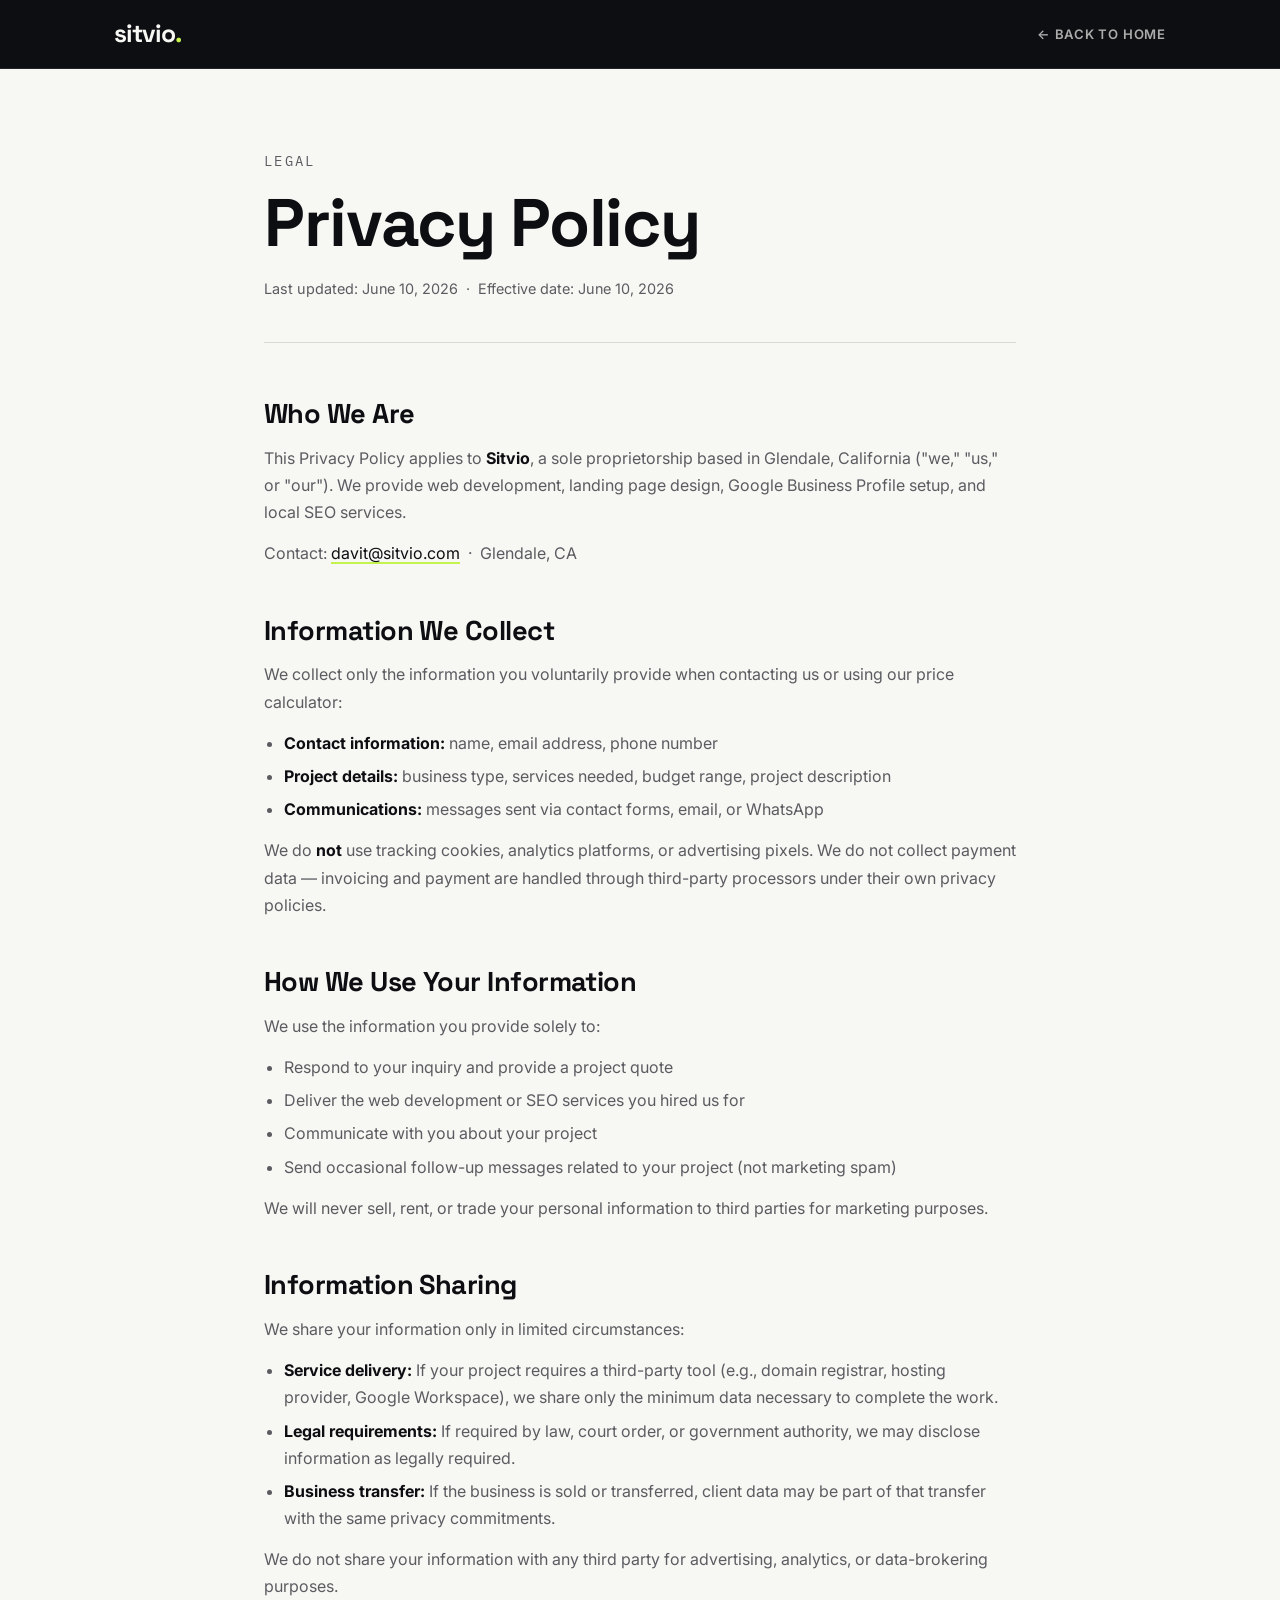
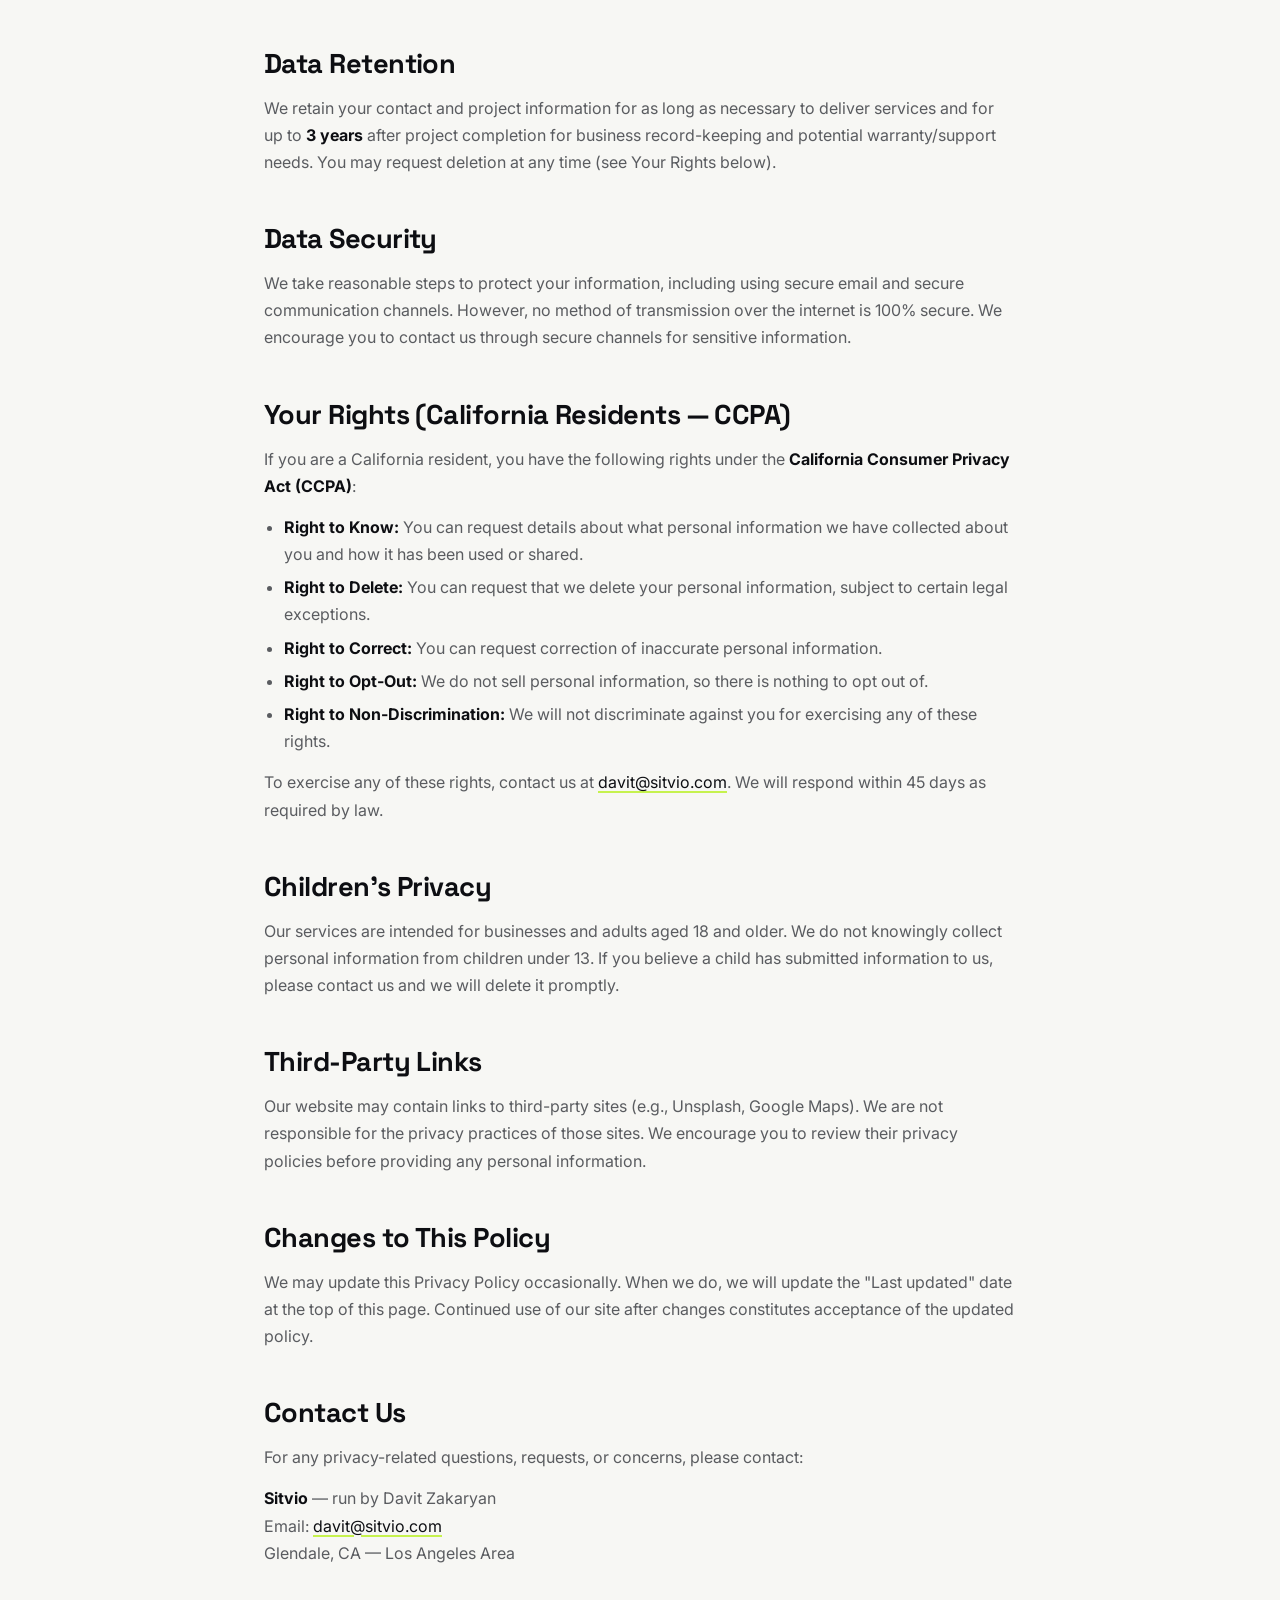
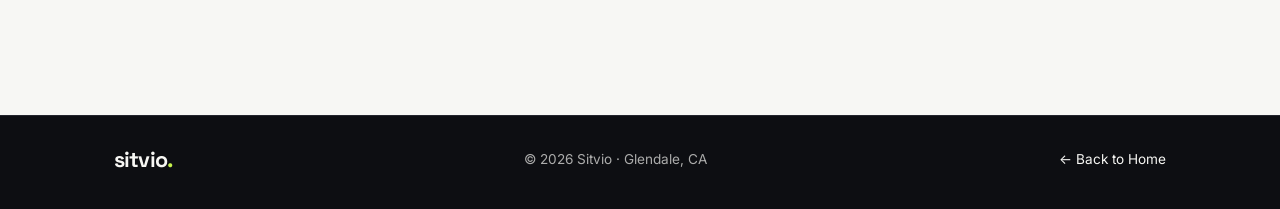
<file: privacy.html>
<!DOCTYPE html>
<html lang="en">
<head>
<!-- Google tag (gtag.js) -->
<script async src="https://www.googletagmanager.com/gtag/js?id=G-GH97HNWM0C"></script>
<script>
  window.dataLayer = window.dataLayer || [];
  function gtag(){dataLayer.push(arguments);}
  gtag('js', new Date());

  gtag('config', 'G-GH97HNWM0C');
</script>
<script type="text/javascript">
    (function(c,l,a,r,i,t,y){
        c[a]=c[a]||function(){(c[a].q=c[a].q||[]).push(arguments)};
        t=l.createElement(r);t.async=1;t.src="https://www.clarity.ms/tag/"+i;
        y=l.getElementsByTagName(r)[0];y.parentNode.insertBefore(t,y);
    })(window, document, "clarity", "script", "zep40b1nwe");
</script>
<meta charset="UTF-8">
<meta name="viewport" content="width=device-width, initial-scale=1.0">
<link rel="icon" href="data:image/svg+xml,%3Csvg xmlns='http://www.w3.org/2000/svg' viewBox='0 0 64 64'%3E%3Crect width='64' height='64' rx='14' fill='%23C6F24E'/%3E%3Ctext x='29' y='45' font-family='Arial,Helvetica,sans-serif' font-size='38' font-weight='700' fill='%230D0E12' text-anchor='middle'%3Es%3C/text%3E%3Ccircle cx='47' cy='41' r='5' fill='%230D0E12'/%3E%3C/svg%3E">
<title>Privacy Policy — Sitvio</title>
<meta name="description" content="Privacy Policy for Sitvio, web development services based in Glendale, CA.">
<meta name="robots" content="noindex, follow">
<link rel="canonical" href="https://sitvio.com/privacy.html">
<link rel="preconnect" href="https://fonts.googleapis.com">
<link rel="preconnect" href="https://fonts.gstatic.com" crossorigin>
<link href="https://fonts.googleapis.com/css2?family=IBM+Plex+Mono:wght@400;500&family=Inter:wght@400;500;600;700&family=Space+Grotesk:wght@500;600;700&display=swap" rel="stylesheet">
<style>
:root{
  --ink:#0D0E12;
  --paper:#F7F7F4;
  --volt:#C6F24E;
  --line-light:#E4E4DE;
  --line-ink:rgba(13,14,18,.13);
  --line-dark:#23252D;
  --muted:#5A5C60;
  --muted-dark:rgba(247,247,244,.68);
}
*{margin:0;padding:0;box-sizing:border-box}
html{scroll-behavior:smooth}
body{font-family:'Inter',sans-serif;background:var(--paper);color:var(--ink);line-height:1.7}
a{color:var(--ink);text-decoration:underline;text-decoration-color:var(--volt);text-decoration-thickness:2px;text-underline-offset:3px}
a:hover{text-decoration-color:var(--ink)}
.wrap{max-width:800px;margin:0 auto;padding:0 24px}
.mono{font-family:'IBM Plex Mono',monospace;font-size:.75rem;letter-spacing:.16em;text-transform:uppercase;color:var(--muted)}
h1,h2{font-family:'Space Grotesk','Inter',sans-serif;font-weight:700;line-height:1.1;letter-spacing:-.02em}
.wordmark{font-family:'Space Grotesk','Inter',sans-serif;font-weight:700;font-size:1.55rem;letter-spacing:-.04em;text-decoration:none;line-height:1;color:var(--paper)}
.wordmark .dot-mark{color:var(--volt)}

nav{position:sticky;top:0;z-index:50;background:var(--ink);border-bottom:1px solid var(--line-dark)}
nav .wrap{display:flex;align-items:center;justify-content:space-between;height:68px;max-width:1100px}
.back-link{font-size:.82rem;font-weight:600;letter-spacing:.06em;text-transform:uppercase;color:var(--muted-dark);text-decoration:none}
.back-link:hover{color:var(--volt)}

main{padding:80px 0 100px}
.page-header{margin-bottom:56px;border-bottom:1px solid var(--line-ink);padding-bottom:40px}
.page-header h1{font-size:clamp(2.6rem,6vw,4.2rem);margin:14px 0 16px}
.page-header p{color:var(--muted);font-size:.9rem}

section{margin-bottom:48px}
h2{font-size:1.7rem;margin-bottom:16px}
p{color:var(--muted);margin-bottom:14px}
p:last-child{margin-bottom:0}
ul{color:var(--muted);padding-left:20px;margin-bottom:14px}
ul li{margin-bottom:6px}
strong{color:var(--ink)}

footer{background:var(--ink);border-top:1px solid var(--line-dark);padding:32px 0 38px;font-size:.85rem;color:var(--muted-dark)}
footer .wrap{display:flex;justify-content:space-between;align-items:center;gap:14px 26px;flex-wrap:wrap;max-width:1100px}
footer a{color:var(--paper);text-decoration:none}
footer a:hover{color:var(--volt)}
footer .wordmark{font-size:1.35rem}
</style>
</head>
<body>

<nav>
  <div class="wrap">
    <a class="wordmark" href="/">sitvio<span class="dot-mark">.</span></a>
    <a class="back-link" href="/">← Back to Home</a>
  </div>
</nav>

<main>
  <div class="wrap">

    <div class="page-header">
      <p class="mono">Legal</p>
      <h1>Privacy Policy</h1>
      <p>Last updated: June 10, 2026 &nbsp;·&nbsp; Effective date: June 10, 2026</p>
    </div>

    <section>
      <h2>Who We Are</h2>
      <p>This Privacy Policy applies to <strong>Sitvio</strong>, a sole proprietorship based in Glendale, California ("we," "us," or "our"). We provide web development, landing page design, Google Business Profile setup, and local SEO services.</p>
      <p>Contact: <a href="mailto:davit@sitvio.com">davit@sitvio.com</a> &nbsp;·&nbsp; Glendale, CA</p>
    </section>

    <section>
      <h2>Information We Collect</h2>
      <p>We collect only the information you voluntarily provide when contacting us or using our price calculator:</p>
      <ul>
        <li><strong>Contact information:</strong> name, email address, phone number</li>
        <li><strong>Project details:</strong> business type, services needed, budget range, project description</li>
        <li><strong>Communications:</strong> messages sent via contact forms, email, or WhatsApp</li>
      </ul>
      <p>We do <strong>not</strong> use tracking cookies, analytics platforms, or advertising pixels. We do not collect payment data — invoicing and payment are handled through third-party processors under their own privacy policies.</p>
    </section>

    <section>
      <h2>How We Use Your Information</h2>
      <p>We use the information you provide solely to:</p>
      <ul>
        <li>Respond to your inquiry and provide a project quote</li>
        <li>Deliver the web development or SEO services you hired us for</li>
        <li>Communicate with you about your project</li>
        <li>Send occasional follow-up messages related to your project (not marketing spam)</li>
      </ul>
      <p>We will never sell, rent, or trade your personal information to third parties for marketing purposes.</p>
    </section>

    <section>
      <h2>Information Sharing</h2>
      <p>We share your information only in limited circumstances:</p>
      <ul>
        <li><strong>Service delivery:</strong> If your project requires a third-party tool (e.g., domain registrar, hosting provider, Google Workspace), we share only the minimum data necessary to complete the work.</li>
        <li><strong>Legal requirements:</strong> If required by law, court order, or government authority, we may disclose information as legally required.</li>
        <li><strong>Business transfer:</strong> If the business is sold or transferred, client data may be part of that transfer with the same privacy commitments.</li>
      </ul>
      <p>We do not share your information with any third party for advertising, analytics, or data-brokering purposes.</p>
    </section>

    <section>
      <h2>Data Retention</h2>
      <p>We retain your contact and project information for as long as necessary to deliver services and for up to <strong>3 years</strong> after project completion for business record-keeping and potential warranty/support needs. You may request deletion at any time (see Your Rights below).</p>
    </section>

    <section>
      <h2>Data Security</h2>
      <p>We take reasonable steps to protect your information, including using secure email and secure communication channels. However, no method of transmission over the internet is 100% secure. We encourage you to contact us through secure channels for sensitive information.</p>
    </section>

    <section>
      <h2>Your Rights (California Residents — CCPA)</h2>
      <p>If you are a California resident, you have the following rights under the <strong>California Consumer Privacy Act (CCPA)</strong>:</p>
      <ul>
        <li><strong>Right to Know:</strong> You can request details about what personal information we have collected about you and how it has been used or shared.</li>
        <li><strong>Right to Delete:</strong> You can request that we delete your personal information, subject to certain legal exceptions.</li>
        <li><strong>Right to Correct:</strong> You can request correction of inaccurate personal information.</li>
        <li><strong>Right to Opt-Out:</strong> We do not sell personal information, so there is nothing to opt out of.</li>
        <li><strong>Right to Non-Discrimination:</strong> We will not discriminate against you for exercising any of these rights.</li>
      </ul>
      <p>To exercise any of these rights, contact us at <a href="mailto:davit@sitvio.com">davit@sitvio.com</a>. We will respond within 45 days as required by law.</p>
    </section>

    <section>
      <h2>Children's Privacy</h2>
      <p>Our services are intended for businesses and adults aged 18 and older. We do not knowingly collect personal information from children under 13. If you believe a child has submitted information to us, please contact us and we will delete it promptly.</p>
    </section>

    <section>
      <h2>Third-Party Links</h2>
      <p>Our website may contain links to third-party sites (e.g., Unsplash, Google Maps). We are not responsible for the privacy practices of those sites. We encourage you to review their privacy policies before providing any personal information.</p>
    </section>

    <section>
      <h2>Changes to This Policy</h2>
      <p>We may update this Privacy Policy occasionally. When we do, we will update the "Last updated" date at the top of this page. Continued use of our site after changes constitutes acceptance of the updated policy.</p>
    </section>

    <section>
      <h2>Contact Us</h2>
      <p>For any privacy-related questions, requests, or concerns, please contact:</p>
      <p>
        <strong>Sitvio</strong> — run by Davit Zakaryan<br>
        Email: <a href="mailto:davit@sitvio.com">davit@sitvio.com</a><br>
        Glendale, CA — Los Angeles Area
      </p>
    </section>

  </div>
</main>

<footer>
  <div class="wrap">
    <a class="wordmark" href="/">sitvio<span class="dot-mark">.</span></a>
    <span>© 2026 Sitvio · Glendale, CA</span>
    <a href="/">← Back to Home</a>
  </div>
</footer>

</body>
</html>
</file>
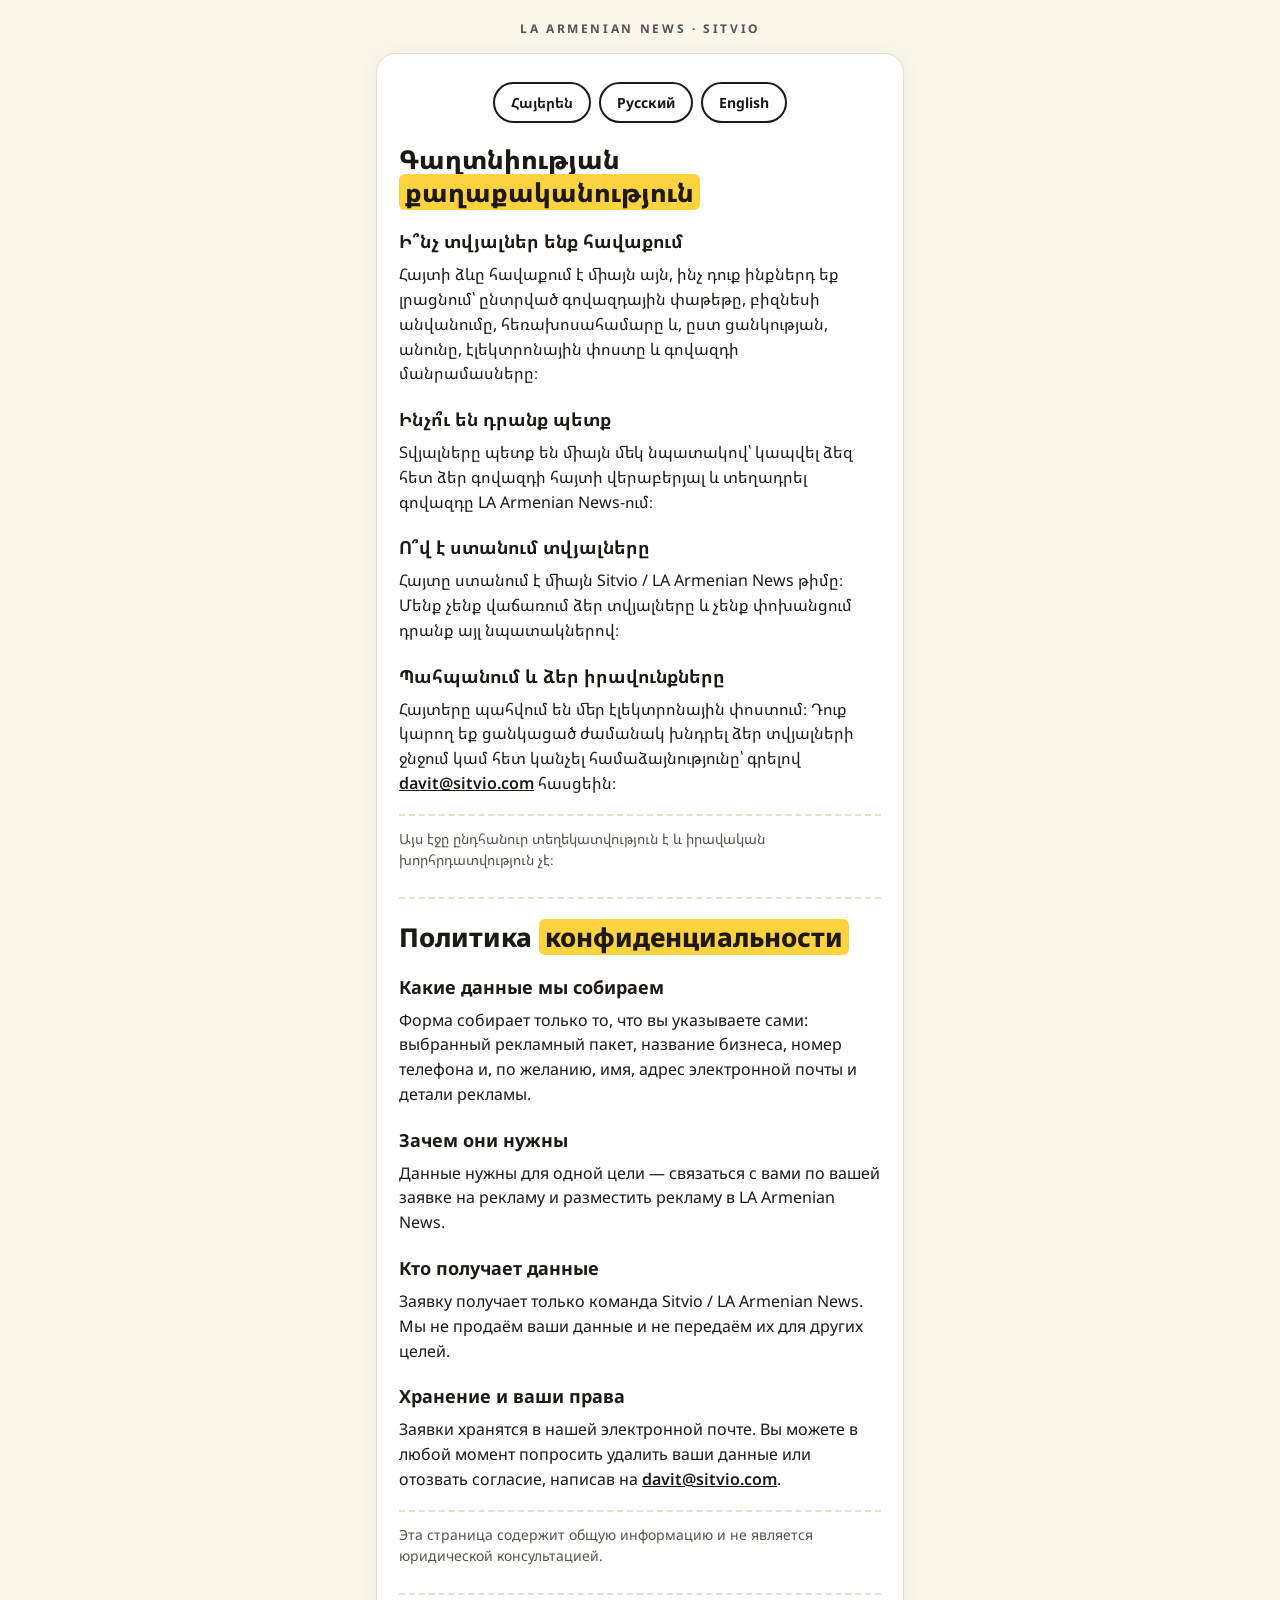
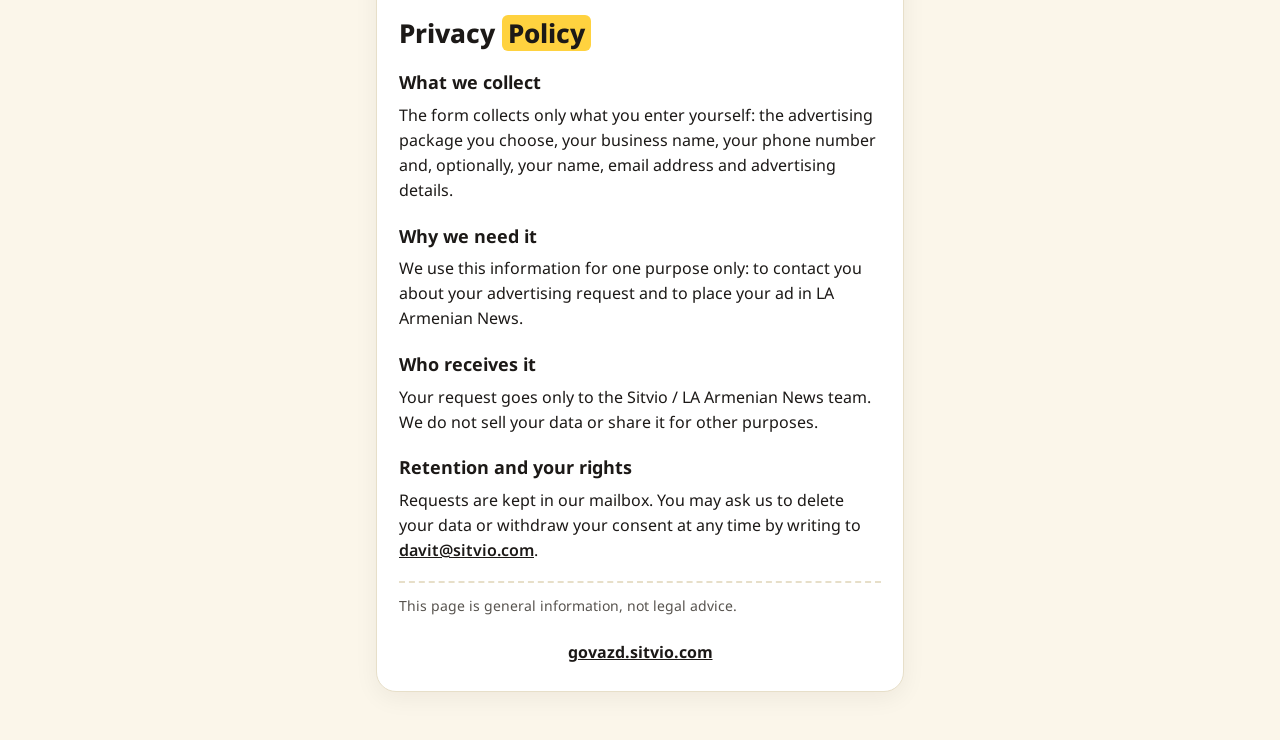
<file: govazd/privacy.html>
<!DOCTYPE html>
<html lang="hy">
<head>
<!-- Google tag (gtag.js) -->
<script async src="https://www.googletagmanager.com/gtag/js?id=G-GH97HNWM0C"></script>
<script>
  window.dataLayer = window.dataLayer || [];
  function gtag(){dataLayer.push(arguments);}
  gtag('js', new Date());

  gtag('config', 'G-GH97HNWM0C');
</script>
<script type="text/javascript">
    (function(c,l,a,r,i,t,y){
        c[a]=c[a]||function(){(c[a].q=c[a].q||[]).push(arguments)};
        t=l.createElement(r);t.async=1;t.src="https://www.clarity.ms/tag/"+i;
        y=l.getElementsByTagName(r)[0];y.parentNode.insertBefore(t,y);
    })(window, document, "clarity", "script", "zep40b1nwe");
</script>
<meta charset="UTF-8">
<meta name="viewport" content="width=device-width, initial-scale=1">
<title>Գաղտնիության քաղաքականություն — LA Armenian News · Sitvio</title>
<link rel="preconnect" href="https://fonts.googleapis.com">
<link rel="preconnect" href="https://fonts.gstatic.com" crossorigin>
<link href="https://fonts.googleapis.com/css2?family=Noto+Sans+Armenian:wght@400;600;700;800&family=Noto+Sans:wght@400;600;700;800&display=swap" rel="stylesheet">
<style>
  :root{ --bg:#FBF6EA; --card:#FFFFFF; --ink:#1C1917; --muted:#57534E; --hl:#FFD23F; --line:#E7DFC9; }
  *{box-sizing:border-box}
  body{
    margin:0; background:var(--bg); color:var(--ink);
    font-family:"Noto Sans Armenian","Noto Sans",system-ui,-apple-system,"Segoe UI",sans-serif;
    line-height:1.55;
  }
  .wrap{max-width:560px; margin:0 auto; padding:20px 16px 48px}
  .brand{
    text-align:center; font-family:"Noto Sans",sans-serif; font-weight:700;
    letter-spacing:.22em; font-size:12px; color:var(--muted); margin:0 0 14px;
  }
  .card{
    background:var(--card); border:1px solid var(--line); border-radius:20px;
    padding:28px 22px 26px; box-shadow:0 6px 24px rgba(28,25,23,.06);
  }
  .anchors{display:flex; gap:8px; flex-wrap:wrap; justify-content:center; margin-bottom:20px}
  .anchors a{
    font-weight:700; font-size:14px; color:var(--ink); text-decoration:none;
    border:2px solid var(--ink); border-radius:999px; padding:8px 16px; background:#fff;
  }
  h1{font-size:26px; line-height:1.25; font-weight:800; margin:0 0 14px}
  h1 mark{background:var(--hl); color:inherit; padding:0 6px; border-radius:6px}
  h2{font-size:18px; margin:20px 0 6px}
  p{font-size:16px; margin:0 0 10px}
  .gen{color:var(--muted); font-size:14px; border-top:2px dashed var(--line); padding-top:12px; margin-top:18px}
  section{border-top:2px dashed var(--line); padding-top:22px; margin-top:26px}
  section:first-of-type{border-top:none; padding-top:0; margin-top:0}
  a{color:var(--ink); font-weight:600}
  .back{display:block; text-align:center; margin-top:24px; font-weight:700}
</style>
</head>
<body>
<div class="wrap">
  <p class="brand">LA ARMENIAN NEWS · SITVIO</p>

  <div class="card">
    <div class="anchors">
      <a href="#hy">Հայերեն</a>
      <a href="#ru">Русский</a>
      <a href="#en">English</a>
    </div>

    <section id="hy">
      <h1>Գաղտնիության <mark>քաղաքականություն</mark></h1>
      <h2>Ի՞նչ տվյալներ ենք հավաքում</h2>
      <p>Հայտի ձևը հավաքում է միայն այն, ինչ դուք ինքներդ եք լրացնում՝ ընտրված գովազդային փաթեթը, բիզնեսի անվանումը, հեռախոսահամարը և, ըստ ցանկության, անունը, էլեկտրոնային փոստը և գովազդի մանրամասները։</p>
      <h2>Ինչո՞ւ են դրանք պետք</h2>
      <p>Տվյալները պետք են միայն մեկ նպատակով՝ կապվել ձեզ հետ ձեր գովազդի հայտի վերաբերյալ և տեղադրել գովազդը LA Armenian News-ում։</p>
      <h2>Ո՞վ է ստանում տվյալները</h2>
      <p>Հայտը ստանում է միայն Sitvio / LA Armenian News թիմը։ Մենք չենք վաճառում ձեր տվյալները և չենք փոխանցում դրանք այլ նպատակներով։</p>
      <h2>Պահպանում և ձեր իրավունքները</h2>
      <p>Հայտերը պահվում են մեր էլեկտրոնային փոստում։ Դուք կարող եք ցանկացած ժամանակ խնդրել ձեր տվյալների ջնջում կամ հետ կանչել համաձայնությունը՝ գրելով <a href="mailto:davit@sitvio.com">davit@sitvio.com</a> հասցեին։</p>
      <p class="gen">Այս էջը ընդհանուր տեղեկատվություն է և իրավական խորհրդատվություն չէ։</p>
    </section>

    <section id="ru">
      <h1>Политика <mark>конфиденциальности</mark></h1>
      <h2>Какие данные мы собираем</h2>
      <p>Форма собирает только то, что вы указываете сами: выбранный рекламный пакет, название бизнеса, номер телефона и, по желанию, имя, адрес электронной почты и детали рекламы.</p>
      <h2>Зачем они нужны</h2>
      <p>Данные нужны для одной цели — связаться с вами по вашей заявке на рекламу и разместить рекламу в LA Armenian News.</p>
      <h2>Кто получает данные</h2>
      <p>Заявку получает только команда Sitvio / LA Armenian News. Мы не продаём ваши данные и не передаём их для других целей.</p>
      <h2>Хранение и ваши права</h2>
      <p>Заявки хранятся в нашей электронной почте. Вы можете в любой момент попросить удалить ваши данные или отозвать согласие, написав на <a href="mailto:davit@sitvio.com">davit@sitvio.com</a>.</p>
      <p class="gen">Эта страница содержит общую информацию и не является юридической консультацией.</p>
    </section>

    <section id="en">
      <h1>Privacy <mark>Policy</mark></h1>
      <h2>What we collect</h2>
      <p>The form collects only what you enter yourself: the advertising package you choose, your business name, your phone number and, optionally, your name, email address and advertising details.</p>
      <h2>Why we need it</h2>
      <p>We use this information for one purpose only: to contact you about your advertising request and to place your ad in LA Armenian News.</p>
      <h2>Who receives it</h2>
      <p>Your request goes only to the Sitvio / LA Armenian News team. We do not sell your data or share it for other purposes.</p>
      <h2>Retention and your rights</h2>
      <p>Requests are kept in our mailbox. You may ask us to delete your data or withdraw your consent at any time by writing to <a href="mailto:davit@sitvio.com">davit@sitvio.com</a>.</p>
      <p class="gen">This page is general information, not legal advice.</p>
    </section>

    <a class="back" href="index.html">govazd.sitvio.com</a>
  </div>
</div>
</body>
</html>
</file>
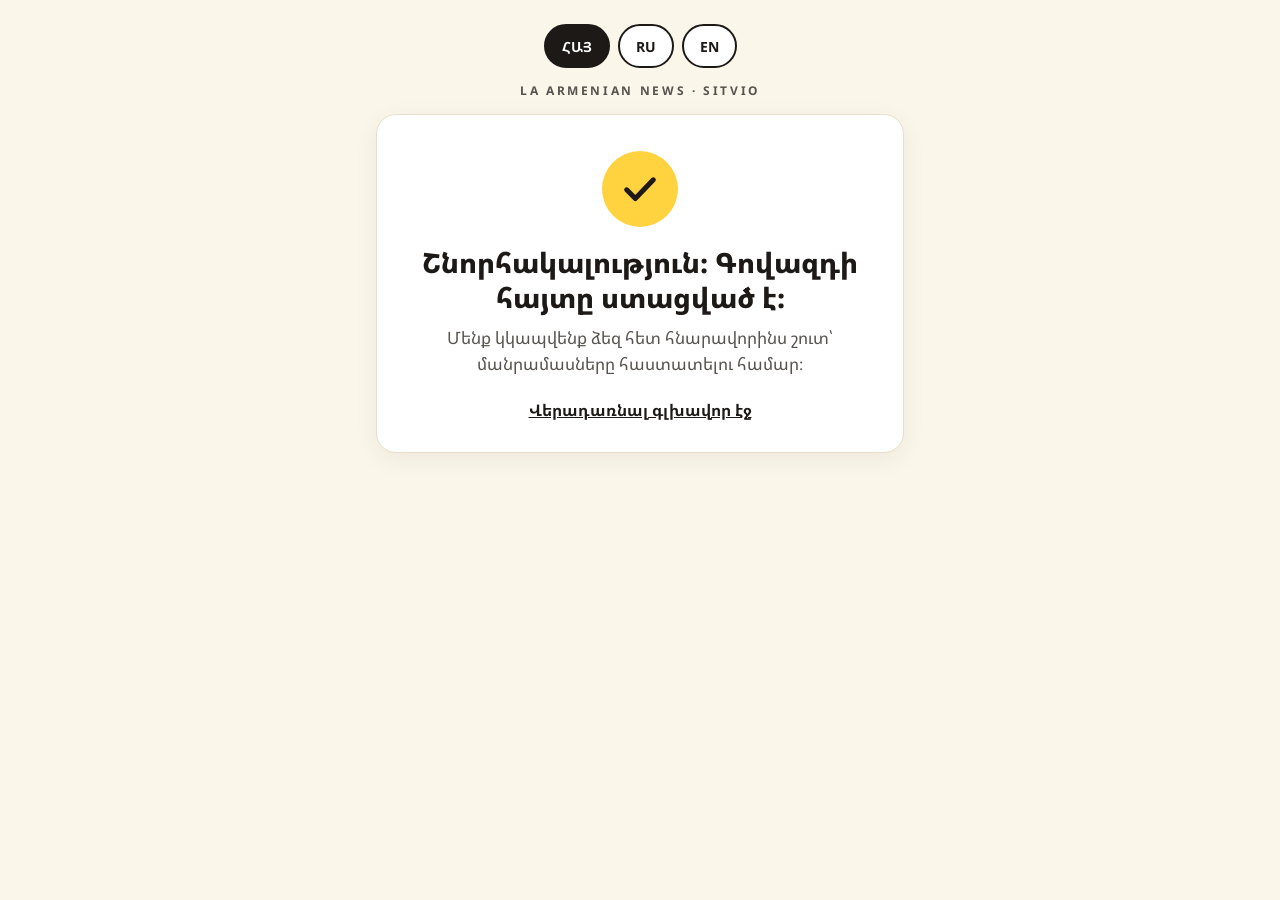
<file: govazd/thanks.html>
<!DOCTYPE html>
<html lang="hy">
<head>
<!-- Google tag (gtag.js) -->
<script async src="https://www.googletagmanager.com/gtag/js?id=G-GH97HNWM0C"></script>
<script>
  window.dataLayer = window.dataLayer || [];
  function gtag(){dataLayer.push(arguments);}
  gtag('js', new Date());

  gtag('config', 'G-GH97HNWM0C');
</script>
<script type="text/javascript">
    (function(c,l,a,r,i,t,y){
        c[a]=c[a]||function(){(c[a].q=c[a].q||[]).push(arguments)};
        t=l.createElement(r);t.async=1;t.src="https://www.clarity.ms/tag/"+i;
        y=l.getElementsByTagName(r)[0];y.parentNode.insertBefore(t,y);
    })(window, document, "clarity", "script", "zep40b1nwe");
</script>
<meta charset="UTF-8">
<meta name="viewport" content="width=device-width, initial-scale=1">
<title>Շնորհակալություն — LA Armenian News · Sitvio</title>
<link rel="preconnect" href="https://fonts.googleapis.com">
<link rel="preconnect" href="https://fonts.gstatic.com" crossorigin>
<link href="https://fonts.googleapis.com/css2?family=Noto+Sans+Armenian:wght@400;600;700;800&family=Noto+Sans:wght@400;600;700;800&display=swap" rel="stylesheet">
<style>
  :root{ --bg:#FBF6EA; --card:#FFFFFF; --ink:#1C1917; --muted:#57534E; --hl:#FFD23F; --line:#E7DFC9; }
  *{box-sizing:border-box}
  body{
    margin:0; background:var(--bg); color:var(--ink);
    font-family:"Noto Sans Armenian","Noto Sans",system-ui,-apple-system,"Segoe UI",sans-serif;
    line-height:1.5;
  }
  .wrap{max-width:560px; margin:0 auto; padding:20px 16px 48px}
  .langbar{display:flex; gap:8px; justify-content:center; margin:4px 0 14px}
  .langbar button{
    font:inherit; font-weight:700; font-size:14px; cursor:pointer;
    padding:8px 16px; border-radius:999px; border:2px solid var(--ink);
    background:#fff; color:var(--ink); min-height:44px;
  }
  .langbar button.active{background:var(--ink); color:#fff}
  .brand{
    text-align:center; font-family:"Noto Sans",sans-serif; font-weight:700;
    letter-spacing:.22em; font-size:12px; color:var(--muted); margin:0 0 14px;
  }
  .card{
    background:var(--card); border:1px solid var(--line); border-radius:20px;
    padding:36px 22px 30px; box-shadow:0 6px 24px rgba(28,25,23,.06); text-align:center;
  }
  .check{
    width:76px; height:76px; border-radius:50%; background:var(--hl);
    margin:0 auto 18px; display:flex; align-items:center; justify-content:center;
  }
  .check svg{width:40px; height:40px}
  h1{font-size:28px; line-height:1.25; font-weight:800; margin:0 0 10px}
  p.line{font-size:17px; color:var(--muted); margin:0 0 22px}
  a.back{color:var(--ink); font-weight:700; font-size:16px}
</style>
</head>
<body>
<div class="wrap">
  <div class="langbar" role="group" aria-label="Language / Լեզու">
    <button type="button" data-setlang="hy">ՀԱՅ</button>
    <button type="button" data-setlang="ru">RU</button>
    <button type="button" data-setlang="en">EN</button>
  </div>

  <p class="brand">LA ARMENIAN NEWS · SITVIO</p>

  <div class="card">
    <div class="check" aria-hidden="true">
      <svg viewBox="0 0 24 24" fill="none"><path d="M4 12.5l5.2 5.2L20 6.5" stroke="#1C1917" stroke-width="3" stroke-linecap="round" stroke-linejoin="round"/></svg>
    </div>
    <h1 data-i18n="thanksTitle"></h1>
    <p class="line" data-i18n="thanksLine"></p>
    <a class="back" href="index.html" data-i18n="backLink"></a>
  </div>
</div>

<script>
var I18N = {
  hy: {
    pageTitle: "Շնորհակալություն — LA Armenian News · Sitvio",
    thanksTitle: "Շնորհակալություն։ Գովազդի հայտը ստացված է։",
    thanksLine: "Մենք կկապվենք ձեզ հետ հնարավորինս շուտ՝ մանրամասները հաստատելու համար։",
    backLink: "Վերադառնալ գլխավոր էջ"
  },
  ru: {
    pageTitle: "Спасибо — LA Armenian News · Sitvio",
    thanksTitle: "Спасибо! Заявка на рекламу получена.",
    thanksLine: "Мы свяжемся с вами в ближайшее время, чтобы подтвердить детали.",
    backLink: "Вернуться на главную"
  },
  en: {
    pageTitle: "Thank you — LA Armenian News · Sitvio",
    thanksTitle: "Thank you! Your advertising request has been received.",
    thanksLine: "We will contact you shortly to confirm the details.",
    backLink: "Back to the form"
  }
};

function applyLang(lang){
  if(!I18N[lang]) lang = "hy";
  var d = I18N[lang];
  document.documentElement.lang = lang;
  document.title = d.pageTitle;
  var els = document.querySelectorAll("[data-i18n]");
  for(var i = 0; i < els.length; i++){
    var k = els[i].getAttribute("data-i18n");
    if(d[k] !== undefined) els[i].textContent = d[k];
  }
  var btns = document.querySelectorAll("[data-setlang]");
  for(var b = 0; b < btns.length; b++){
    btns[b].classList.toggle("active", btns[b].getAttribute("data-setlang") === lang);
  }
  try{ localStorage.setItem("forma-lang", lang); }catch(e){}
}

var saved = "hy";
try{ saved = localStorage.getItem("forma-lang") || "hy"; }catch(e){}
applyLang(saved);

var langBtns = document.querySelectorAll("[data-setlang]");
for(var x = 0; x < langBtns.length; x++){
  langBtns[x].addEventListener("click", function(){
    applyLang(this.getAttribute("data-setlang"));
  });
}
</script>
</body>
</html>
</file>
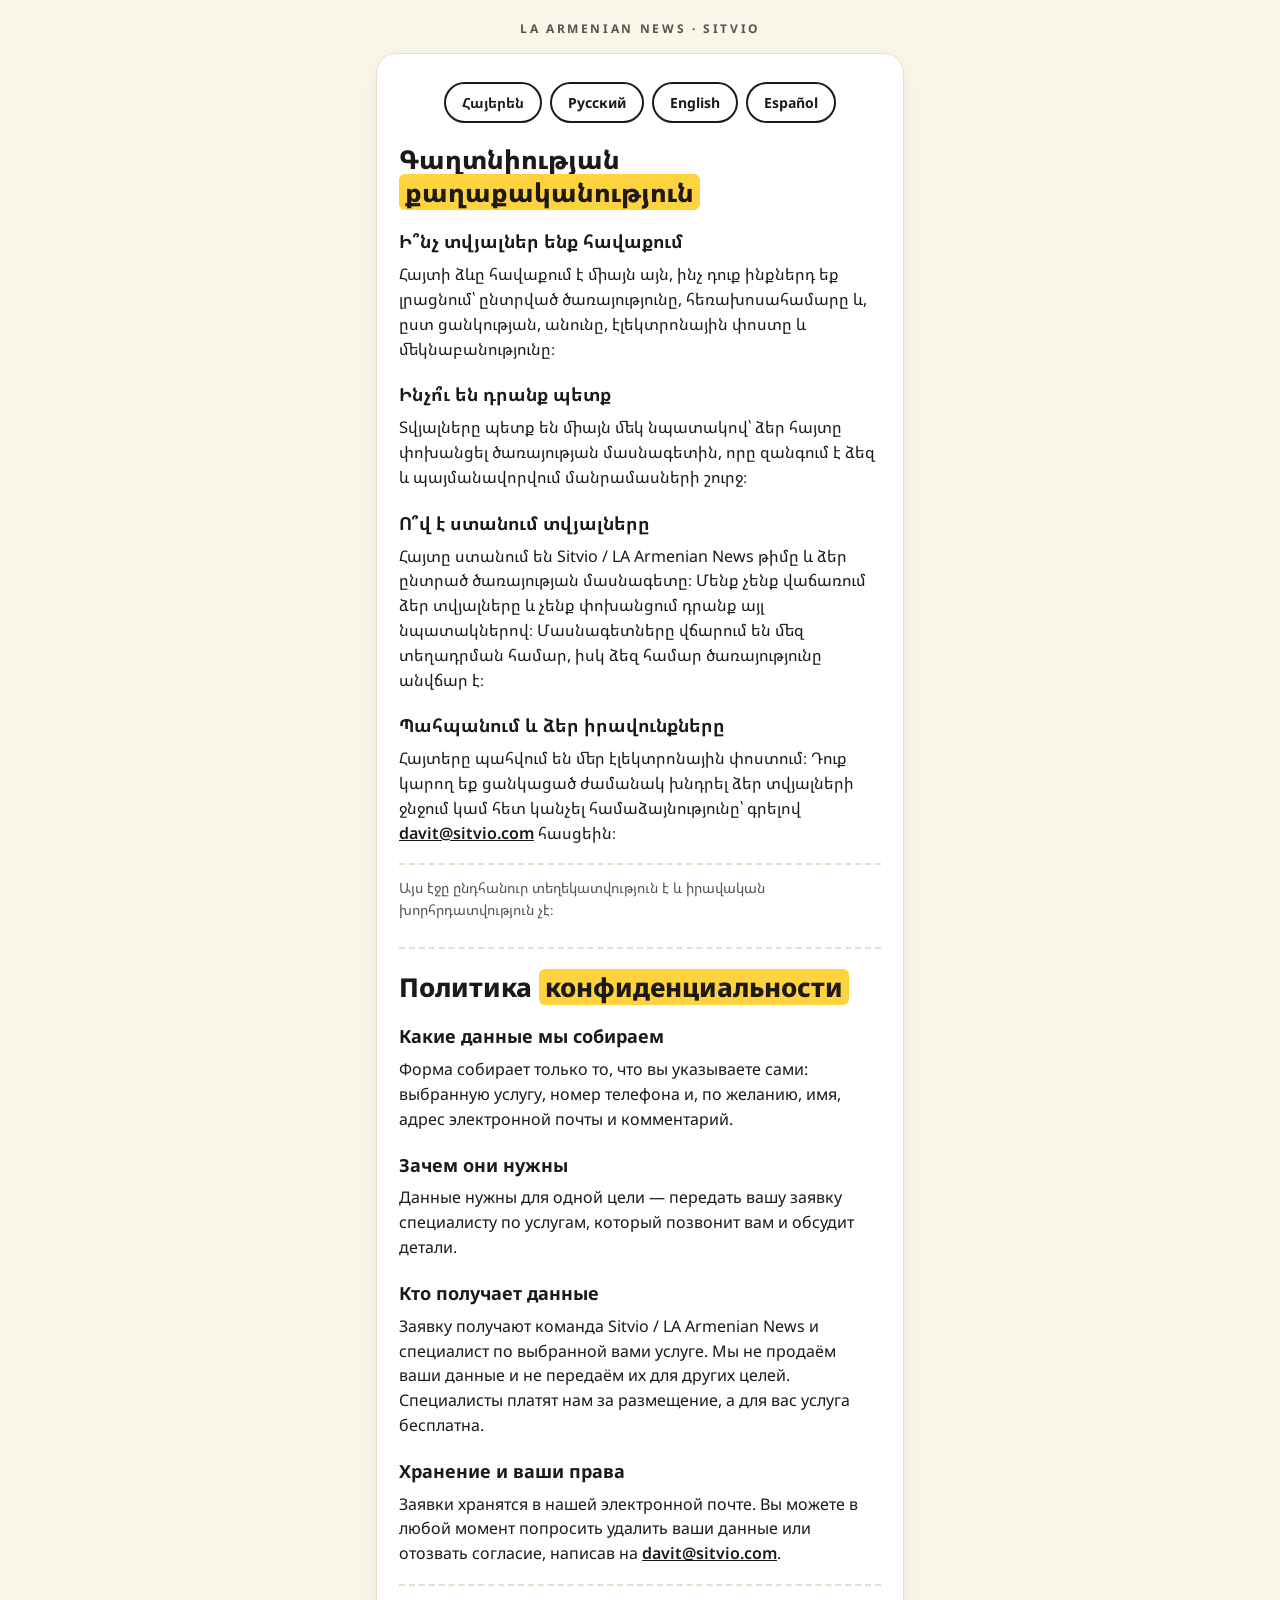
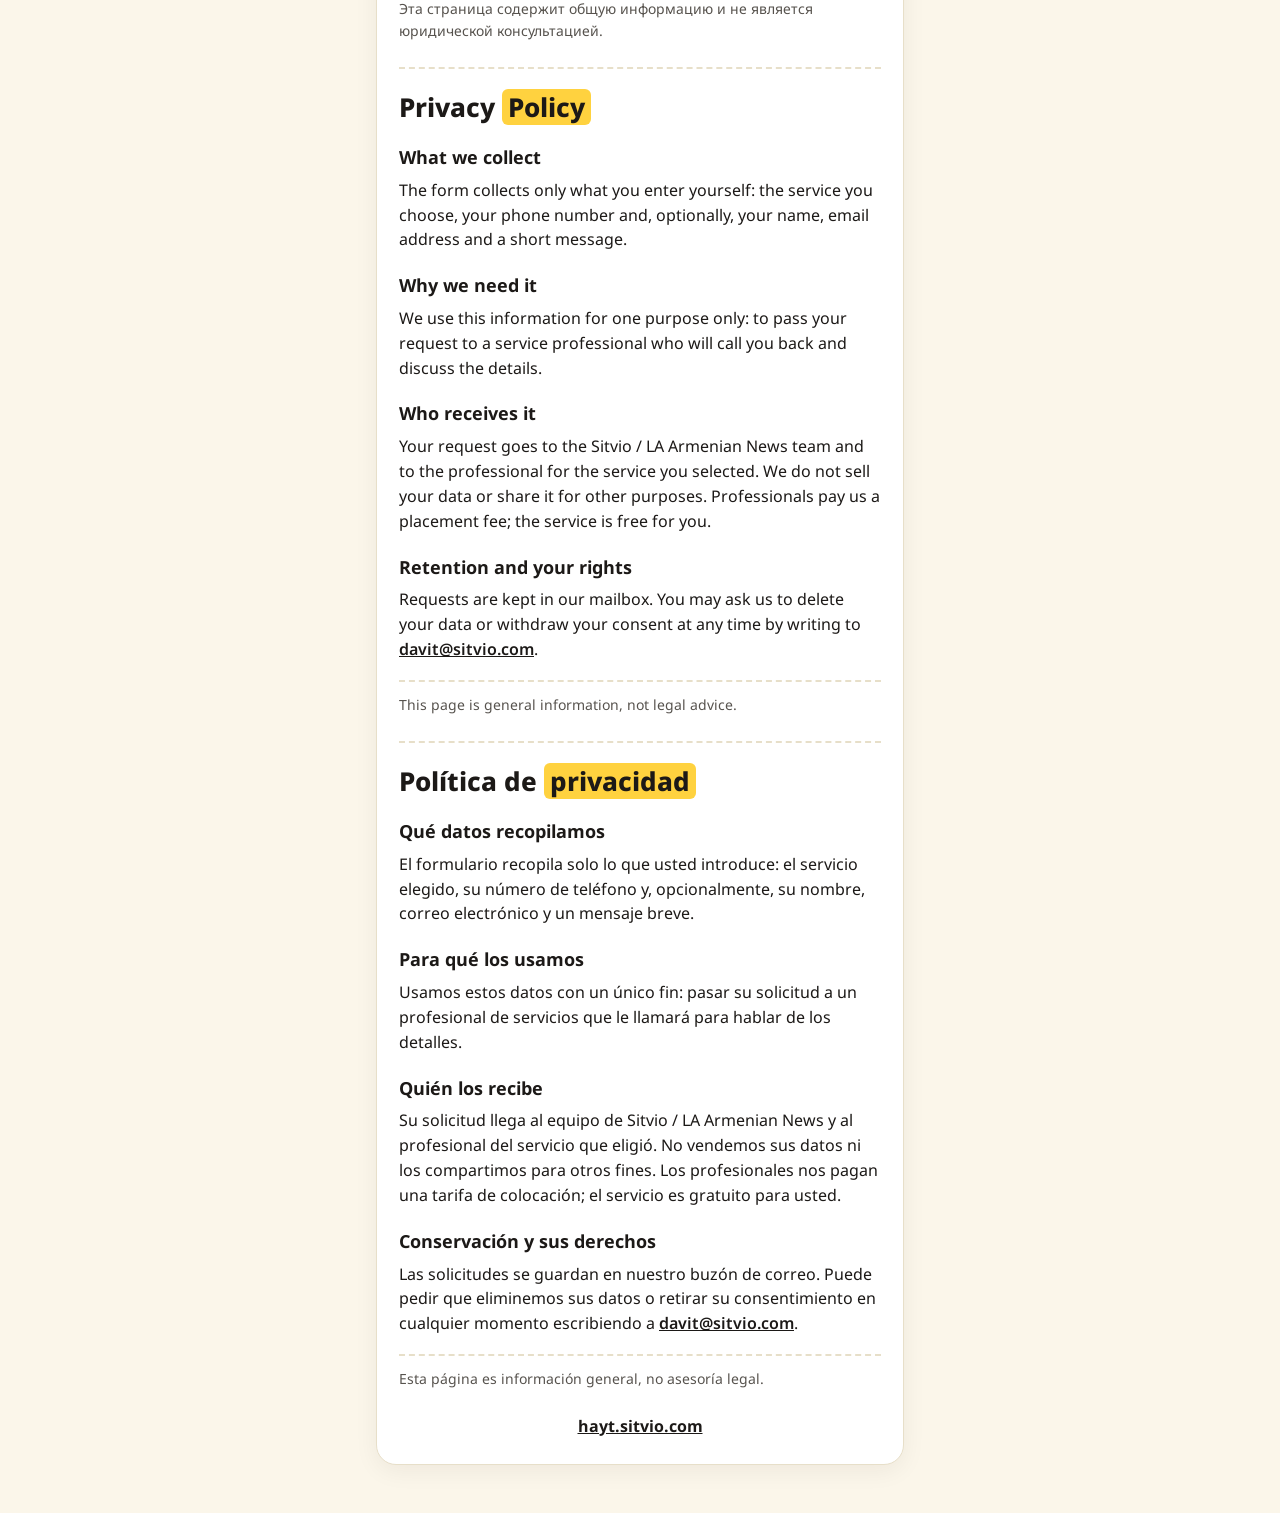
<file: hayt/privacy.html>
<!DOCTYPE html>
<html lang="hy">
<head>
<!-- Google tag (gtag.js) -->
<script async src="https://www.googletagmanager.com/gtag/js?id=G-GH97HNWM0C"></script>
<script>
  window.dataLayer = window.dataLayer || [];
  function gtag(){dataLayer.push(arguments);}
  gtag('js', new Date());

  gtag('config', 'G-GH97HNWM0C');
</script>
<script type="text/javascript">
    (function(c,l,a,r,i,t,y){
        c[a]=c[a]||function(){(c[a].q=c[a].q||[]).push(arguments)};
        t=l.createElement(r);t.async=1;t.src="https://www.clarity.ms/tag/"+i;
        y=l.getElementsByTagName(r)[0];y.parentNode.insertBefore(t,y);
    })(window, document, "clarity", "script", "zep40b1nwe");
</script>
<meta charset="UTF-8">
<meta name="viewport" content="width=device-width, initial-scale=1">
<title>Գաղտնիության քաղաքականություն — LA Armenian News · Sitvio</title>
<link rel="preconnect" href="https://fonts.googleapis.com">
<link rel="preconnect" href="https://fonts.gstatic.com" crossorigin>
<link href="https://fonts.googleapis.com/css2?family=Noto+Sans+Armenian:wght@400;600;700;800&family=Noto+Sans:wght@400;600;700;800&display=swap" rel="stylesheet">
<style>
  :root{ --bg:#FBF6EA; --card:#FFFFFF; --ink:#1C1917; --muted:#57534E; --hl:#FFD23F; --line:#E7DFC9; }
  *{box-sizing:border-box}
  body{
    margin:0; background:var(--bg); color:var(--ink);
    font-family:"Noto Sans Armenian","Noto Sans",system-ui,-apple-system,"Segoe UI",sans-serif;
    line-height:1.55;
  }
  .wrap{max-width:560px; margin:0 auto; padding:20px 16px 48px}
  .brand{
    text-align:center; font-family:"Noto Sans",sans-serif; font-weight:700;
    letter-spacing:.22em; font-size:12px; color:var(--muted); margin:0 0 14px;
  }
  .card{
    background:var(--card); border:1px solid var(--line); border-radius:20px;
    padding:28px 22px 26px; box-shadow:0 6px 24px rgba(28,25,23,.06);
  }
  .anchors{display:flex; gap:8px; flex-wrap:wrap; justify-content:center; margin-bottom:20px}
  .anchors a{
    font-weight:700; font-size:14px; color:var(--ink); text-decoration:none;
    border:2px solid var(--ink); border-radius:999px; padding:8px 16px; background:#fff;
  }
  h1{font-size:26px; line-height:1.25; font-weight:800; margin:0 0 14px}
  h1 mark{background:var(--hl); color:inherit; padding:0 6px; border-radius:6px}
  h2{font-size:18px; margin:20px 0 6px}
  p{font-size:16px; margin:0 0 10px}
  .gen{color:var(--muted); font-size:14px; border-top:2px dashed var(--line); padding-top:12px; margin-top:18px}
  section{border-top:2px dashed var(--line); padding-top:22px; margin-top:26px}
  section:first-of-type{border-top:none; padding-top:0; margin-top:0}
  a{color:var(--ink); font-weight:600}
  .back{display:block; text-align:center; margin-top:24px; font-weight:700}
</style>
</head>
<body>
<div class="wrap">
  <p class="brand">LA ARMENIAN NEWS · SITVIO</p>

  <div class="card">
    <div class="anchors">
      <a href="#hy">Հայերեն</a>
      <a href="#ru">Русский</a>
      <a href="#en">English</a>
      <a href="#es">Español</a>
    </div>

    <section id="hy">
      <h1>Գաղտնիության <mark>քաղաքականություն</mark></h1>
      <h2>Ի՞նչ տվյալներ ենք հավաքում</h2>
      <p>Հայտի ձևը հավաքում է միայն այն, ինչ դուք ինքներդ եք լրացնում՝ ընտրված ծառայությունը, հեռախոսահամարը և, ըստ ցանկության, անունը, էլեկտրոնային փոստը և մեկնաբանությունը։</p>
      <h2>Ինչո՞ւ են դրանք պետք</h2>
      <p>Տվյալները պետք են միայն մեկ նպատակով՝ ձեր հայտը փոխանցել ծառայության մասնագետին, որը զանգում է ձեզ և պայմանավորվում մանրամասների շուրջ։</p>
      <h2>Ո՞վ է ստանում տվյալները</h2>
      <p>Հայտը ստանում են Sitvio / LA Armenian News թիմը և ձեր ընտրած ծառայության մասնագետը։ Մենք չենք վաճառում ձեր տվյալները և չենք փոխանցում դրանք այլ նպատակներով։ Մասնագետները վճարում են մեզ տեղադրման համար, իսկ ձեզ համար ծառայությունը անվճար է։</p>
      <h2>Պահպանում և ձեր իրավունքները</h2>
      <p>Հայտերը պահվում են մեր էլեկտրոնային փոստում։ Դուք կարող եք ցանկացած ժամանակ խնդրել ձեր տվյալների ջնջում կամ հետ կանչել համաձայնությունը՝ գրելով <a href="mailto:davit@sitvio.com">davit@sitvio.com</a> հասցեին։</p>
      <p class="gen">Այս էջը ընդհանուր տեղեկատվություն է և իրավական խորհրդատվություն չէ։</p>
    </section>

    <section id="ru">
      <h1>Политика <mark>конфиденциальности</mark></h1>
      <h2>Какие данные мы собираем</h2>
      <p>Форма собирает только то, что вы указываете сами: выбранную услугу, номер телефона и, по желанию, имя, адрес электронной почты и комментарий.</p>
      <h2>Зачем они нужны</h2>
      <p>Данные нужны для одной цели — передать вашу заявку специалисту по услугам, который позвонит вам и обсудит детали.</p>
      <h2>Кто получает данные</h2>
      <p>Заявку получают команда Sitvio / LA Armenian News и специалист по выбранной вами услуге. Мы не продаём ваши данные и не передаём их для других целей. Специалисты платят нам за размещение, а для вас услуга бесплатна.</p>
      <h2>Хранение и ваши права</h2>
      <p>Заявки хранятся в нашей электронной почте. Вы можете в любой момент попросить удалить ваши данные или отозвать согласие, написав на <a href="mailto:davit@sitvio.com">davit@sitvio.com</a>.</p>
      <p class="gen">Эта страница содержит общую информацию и не является юридической консультацией.</p>
    </section>

    <section id="en">
      <h1>Privacy <mark>Policy</mark></h1>
      <h2>What we collect</h2>
      <p>The form collects only what you enter yourself: the service you choose, your phone number and, optionally, your name, email address and a short message.</p>
      <h2>Why we need it</h2>
      <p>We use this information for one purpose only: to pass your request to a service professional who will call you back and discuss the details.</p>
      <h2>Who receives it</h2>
      <p>Your request goes to the Sitvio / LA Armenian News team and to the professional for the service you selected. We do not sell your data or share it for other purposes. Professionals pay us a placement fee; the service is free for you.</p>
      <h2>Retention and your rights</h2>
      <p>Requests are kept in our mailbox. You may ask us to delete your data or withdraw your consent at any time by writing to <a href="mailto:davit@sitvio.com">davit@sitvio.com</a>.</p>
      <p class="gen">This page is general information, not legal advice.</p>
    </section>

    <section id="es">
      <h1>Política de <mark>privacidad</mark></h1>
      <h2>Qué datos recopilamos</h2>
      <p>El formulario recopila solo lo que usted introduce: el servicio elegido, su número de teléfono y, opcionalmente, su nombre, correo electrónico y un mensaje breve.</p>
      <h2>Para qué los usamos</h2>
      <p>Usamos estos datos con un único fin: pasar su solicitud a un profesional de servicios que le llamará para hablar de los detalles.</p>
      <h2>Quién los recibe</h2>
      <p>Su solicitud llega al equipo de Sitvio / LA Armenian News y al profesional del servicio que eligió. No vendemos sus datos ni los compartimos para otros fines. Los profesionales nos pagan una tarifa de colocación; el servicio es gratuito para usted.</p>
      <h2>Conservación y sus derechos</h2>
      <p>Las solicitudes se guardan en nuestro buzón de correo. Puede pedir que eliminemos sus datos o retirar su consentimiento en cualquier momento escribiendo a <a href="mailto:davit@sitvio.com">davit@sitvio.com</a>.</p>
      <p class="gen">Esta página es información general, no asesoría legal.</p>
    </section>

    <a class="back" href="index.html">hayt.sitvio.com</a>
  </div>
</div>
</body>
</html>
</file>
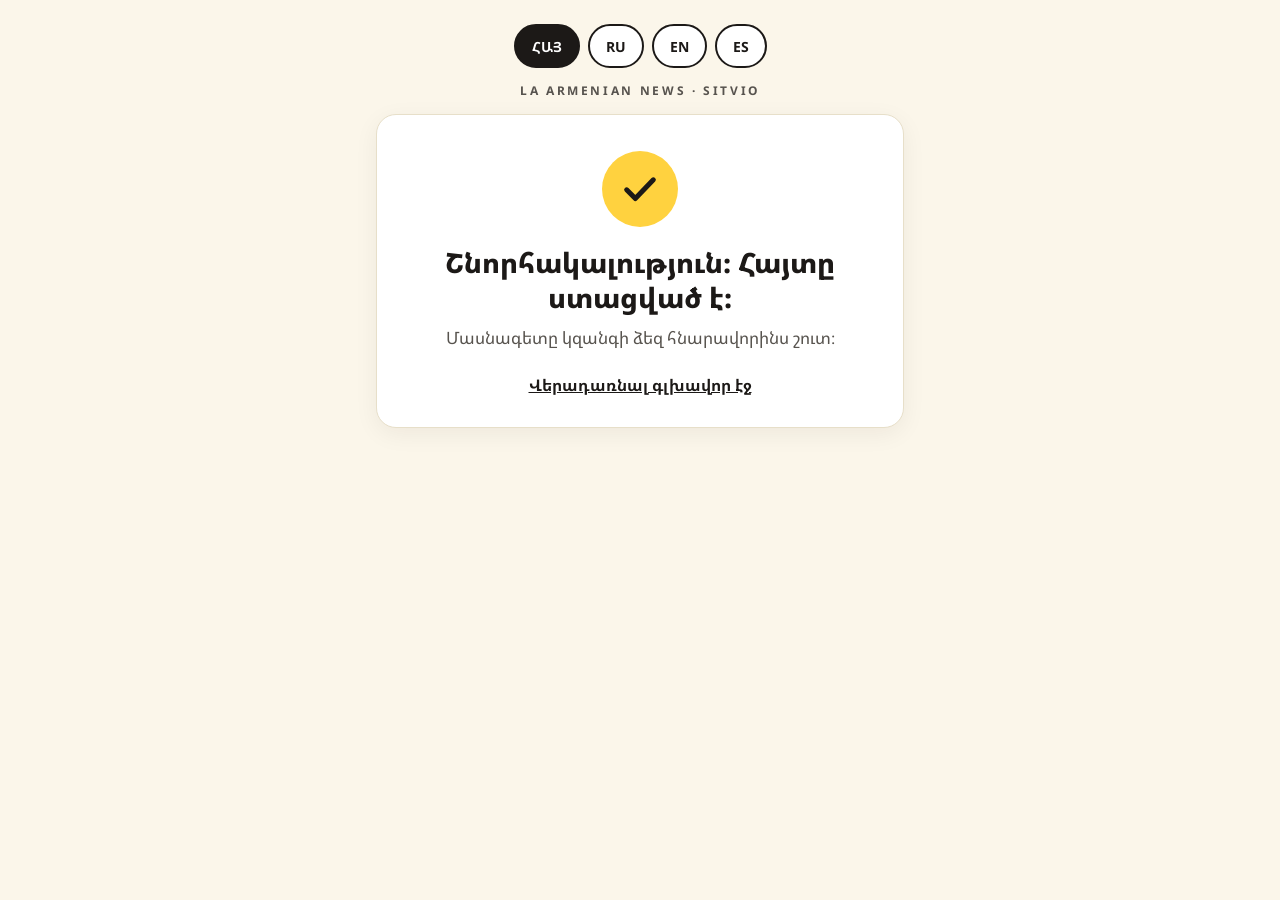
<file: hayt/thanks.html>
<!DOCTYPE html>
<html lang="hy">
<head>
<!-- Google tag (gtag.js) -->
<script async src="https://www.googletagmanager.com/gtag/js?id=G-GH97HNWM0C"></script>
<script>
  window.dataLayer = window.dataLayer || [];
  function gtag(){dataLayer.push(arguments);}
  gtag('js', new Date());

  gtag('config', 'G-GH97HNWM0C');
</script>
<script type="text/javascript">
    (function(c,l,a,r,i,t,y){
        c[a]=c[a]||function(){(c[a].q=c[a].q||[]).push(arguments)};
        t=l.createElement(r);t.async=1;t.src="https://www.clarity.ms/tag/"+i;
        y=l.getElementsByTagName(r)[0];y.parentNode.insertBefore(t,y);
    })(window, document, "clarity", "script", "zep40b1nwe");
</script>
<meta charset="UTF-8">
<meta name="viewport" content="width=device-width, initial-scale=1">
<title>Շնորհակալություն — LA Armenian News · Sitvio</title>
<link rel="preconnect" href="https://fonts.googleapis.com">
<link rel="preconnect" href="https://fonts.gstatic.com" crossorigin>
<link href="https://fonts.googleapis.com/css2?family=Noto+Sans+Armenian:wght@400;600;700;800&family=Noto+Sans:wght@400;600;700;800&display=swap" rel="stylesheet">
<style>
  :root{ --bg:#FBF6EA; --card:#FFFFFF; --ink:#1C1917; --muted:#57534E; --hl:#FFD23F; --line:#E7DFC9; }
  *{box-sizing:border-box}
  body{
    margin:0; background:var(--bg); color:var(--ink);
    font-family:"Noto Sans Armenian","Noto Sans",system-ui,-apple-system,"Segoe UI",sans-serif;
    line-height:1.5;
  }
  .wrap{max-width:560px; margin:0 auto; padding:20px 16px 48px}
  .langbar{display:flex; gap:8px; justify-content:center; margin:4px 0 14px}
  .langbar button{
    font:inherit; font-weight:700; font-size:14px; cursor:pointer;
    padding:8px 16px; border-radius:999px; border:2px solid var(--ink);
    background:#fff; color:var(--ink); min-height:44px;
  }
  .langbar button.active{background:var(--ink); color:#fff}
  .brand{
    text-align:center; font-family:"Noto Sans",sans-serif; font-weight:700;
    letter-spacing:.22em; font-size:12px; color:var(--muted); margin:0 0 14px;
  }
  .card{
    background:var(--card); border:1px solid var(--line); border-radius:20px;
    padding:36px 22px 30px; box-shadow:0 6px 24px rgba(28,25,23,.06); text-align:center;
  }
  .check{
    width:76px; height:76px; border-radius:50%; background:var(--hl);
    margin:0 auto 18px; display:flex; align-items:center; justify-content:center;
  }
  .check svg{width:40px; height:40px}
  h1{font-size:28px; line-height:1.25; font-weight:800; margin:0 0 10px}
  p.line{font-size:17px; color:var(--muted); margin:0 0 22px}
  a.back{color:var(--ink); font-weight:700; font-size:16px}
</style>
</head>
<body>
<div class="wrap">
  <div class="langbar" role="group" aria-label="Language / Լեզու">
    <button type="button" data-setlang="hy">ՀԱՅ</button>
    <button type="button" data-setlang="ru">RU</button>
    <button type="button" data-setlang="en">EN</button>
    <button type="button" data-setlang="es">ES</button>
  </div>

  <p class="brand">LA ARMENIAN NEWS · SITVIO</p>

  <div class="card">
    <div class="check" aria-hidden="true">
      <svg viewBox="0 0 24 24" fill="none"><path d="M4 12.5l5.2 5.2L20 6.5" stroke="#1C1917" stroke-width="3" stroke-linecap="round" stroke-linejoin="round"/></svg>
    </div>
    <h1 data-i18n="thanksTitle"></h1>
    <p class="line" data-i18n="thanksLine"></p>
    <a class="back" href="index.html" data-i18n="backLink"></a>
  </div>
</div>

<script>
var I18N = {
  hy: {
    pageTitle: "Շնորհակալություն — LA Armenian News · Sitvio",
    thanksTitle: "Շնորհակալություն։ Հայտը ստացված է։",
    thanksLine: "Մասնագետը կզանգի ձեզ հնարավորինս շուտ։",
    backLink: "Վերադառնալ գլխավոր էջ"
  },
  ru: {
    pageTitle: "Спасибо — LA Armenian News · Sitvio",
    thanksTitle: "Спасибо! Заявка получена.",
    thanksLine: "Специалист позвонит вам в ближайшее время.",
    backLink: "Вернуться на главную"
  },
  en: {
    pageTitle: "Thank you — LA Armenian News · Sitvio",
    thanksTitle: "Thank you! Your request has been received.",
    thanksLine: "A professional will call you shortly.",
    backLink: "Back to the form"
  },
  es: {
    pageTitle: "Gracias — LA Armenian News · Sitvio",
    thanksTitle: "¡Gracias! Su solicitud ha sido recibida.",
    thanksLine: "Un profesional le llamará pronto.",
    backLink: "Volver al formulario"
  }
};

function applyLang(lang){
  if(!I18N[lang]) lang = "hy";
  var d = I18N[lang];
  document.documentElement.lang = lang;
  document.title = d.pageTitle;
  var els = document.querySelectorAll("[data-i18n]");
  for(var i = 0; i < els.length; i++){
    var k = els[i].getAttribute("data-i18n");
    if(d[k] !== undefined) els[i].textContent = d[k];
  }
  var btns = document.querySelectorAll("[data-setlang]");
  for(var b = 0; b < btns.length; b++){
    btns[b].classList.toggle("active", btns[b].getAttribute("data-setlang") === lang);
  }
  try{ localStorage.setItem("forma-lang", lang); }catch(e){}
}

var saved = "hy";
try{ saved = localStorage.getItem("forma-lang") || "hy"; }catch(e){}
applyLang(saved);

var langBtns = document.querySelectorAll("[data-setlang]");
for(var x = 0; x < langBtns.length; x++){
  langBtns[x].addEventListener("click", function(){
    applyLang(this.getAttribute("data-setlang"));
  });
}
</script>
</body>
</html>
</file>
